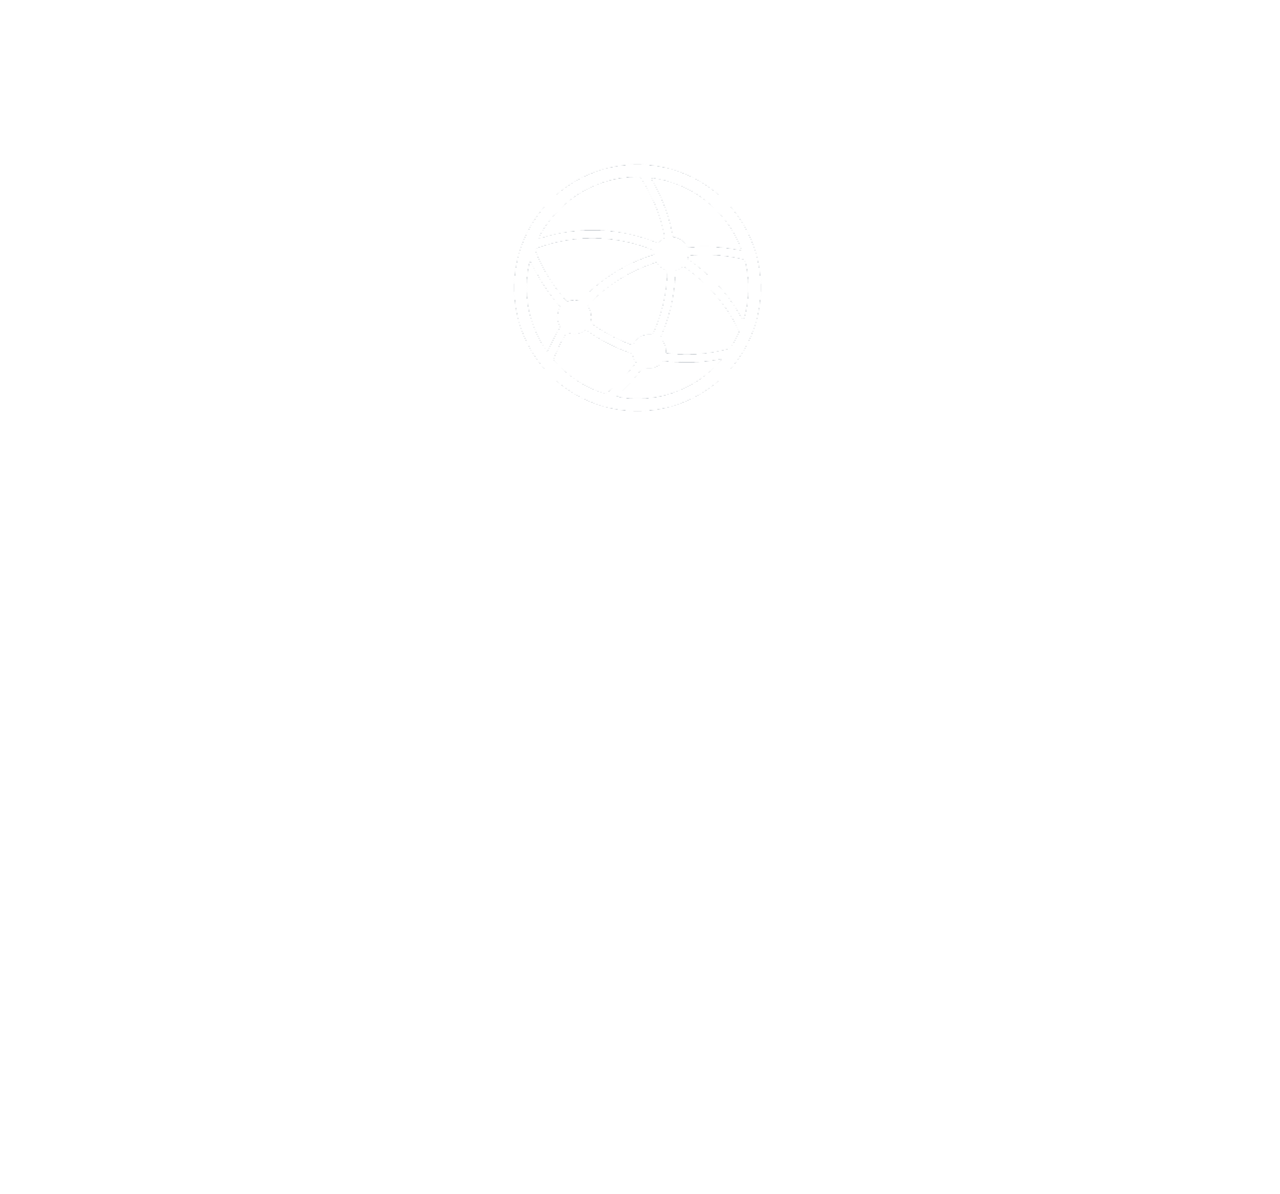
<file: index.html>
<!DOCTYPE HTML>
<html lang="en">
    <head> 
        <title>VIVASART DESIGN FESTIVAL</title>
		<meta charset="utf-8" />
		<meta name="color-scheme" content="light only" />
		<meta name="description" content="VIVASART DESIGN FESTIVAL" />
		<meta property="og:type" content="website" />
		<link href="https://fonts.googleapis.com/css2?display=swap&family=Inter:ital,wght@0,400;1,400&family=Bai+Jamjuree:ital,wght@0,400;1,400" rel="stylesheet" type="text/css" />
		<link rel="stylesheet" href="stylesplash.css" />
    </head>
	<body>
		<div id="wrapper">
			<div id="main">
				<div class="inner">
					<div id="container01" class="container default full">
						<div class="wrapper">
							<div class="inner">
								<div id="image011" class="image" data-position="center">
									<span class="frame"><img src="images/image011.png" alt="" /></span>
								</div>
								<p id="text01" class="style1">VIVASART ASSOCIATION</p>
								<h1 id="text02">CONNECTION<br>COMMUNICATION,<br>& COMMUNITY.</h1>
								<p id="text03" class="style2">Be a Leader in the Arts!</p>
								<ul id="buttons01" class="buttons">
									<li>
										<a href="home.html" class="button n01">LEARN MORE!</a>
									</li>
								</ul>
								<p id="text04" class="style2">OCTOBER 2023</p>
							</div>
						</div>
					</div>
				</div>
			</div>
		</div>
	</body>
</html>
</file>
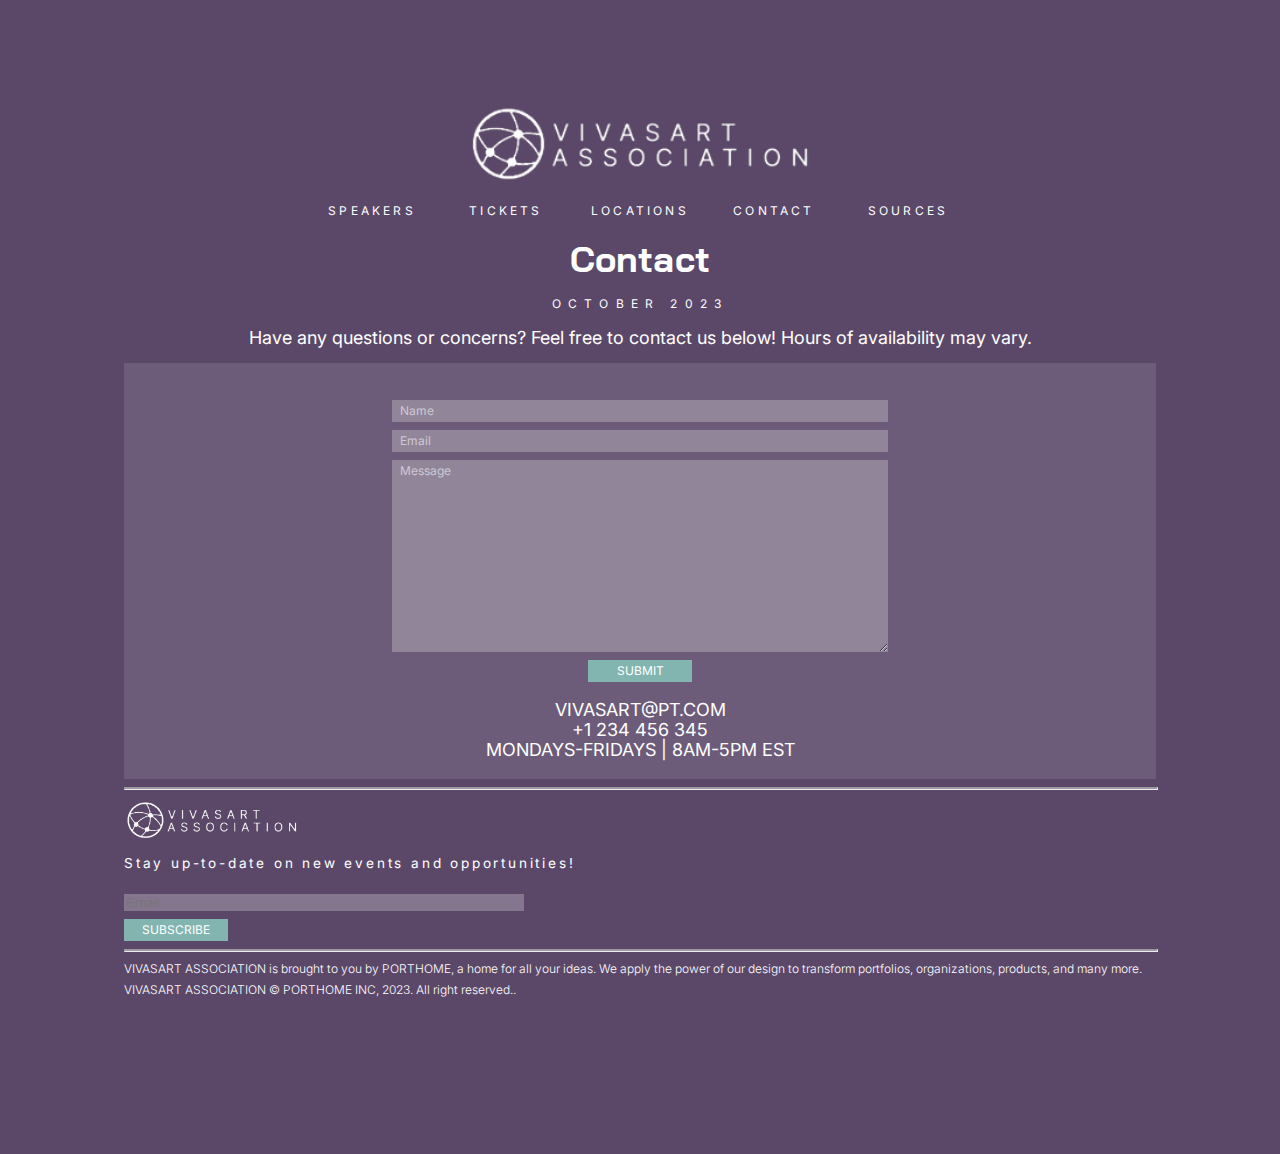
<file: contact.html>
TYPE HTML>
<html lang="en">
    <head> 
        <title>VIVASART DESIGN FESTIVAL | CONTACTS</title>
		<meta charset="utf-8" />
		<meta name="color-scheme" content="light only" />
		<meta name="description" content="VIVASART DESIGN FESTIVAL" />
		<meta property="og:type" content="website" />
		<link href="https://fonts.googleapis.com/css2?display=swap&family=Inter:ital,wght@0,300;0,400;0,500;0,600;1,300;1,400;1,500;1,600&family=Bai+Jamjuree:ital,wght@0,700;1,700" rel="stylesheet" type="text/css" />
		<link rel="stylesheet" href="style.css" />
    </head>
    <body>
        <div id="wrapper">
            <div id="main">
                <div class="inner">
                    <div id="container1" class="style3 container default full">
                        <div class="wrapper">
                            <div class="inner">
                                <div>
                                    <a href="home.html" class="frame"><img src="images/image01.png" width="349" height="85"/></a>
                                    <ul id="buttons01" class="style1 buttons">
                                     <li>
                                        <a href="speakers.html" class="button n01">speakers</a>
                                     </li><li>
										<a href="tickets.html" class="button n01">tickets</a>
									</li><li>
										<a href="location.html" class="button n01">locations</a>
									</li><li>
										<a href="contact.html" class="button n01">contact</a>
									</li><li>
										<a href="sources.html" class="button n01">Sources</a>
									</li>
                                    </ul>
                                </div>
                            </div>
                        </div>
                    </div>
					<div id="container02" class="style3 container default full">
						<div class="wrapper">
							<div class="inner">
								<h1 id="text01" class="style7">Contact</h1>
								<p id="text01" class="style3">OCTOBER 2023</p>
								<h2 id="text01" class="style6">Have any questions or concerns? Feel free to contact us below! Hours of availability may vary.</h2>
							</div>
						</div>
					</div>
					<div id="container01" class="container default full">
						<div class="wrapper">
							<div class="inner">
								<h2 id="text01" class="style9" style="color:rgba(0, 0, 0, 0)">Have any questions or concerns? Feel free to contact us below! Hours of availability may vary.</h2>
							</div>
						</div>
					</div>
					<div id="container01" class="container default full">
						<div class="wrapper">
							<div class="inner">
								<form id="form02" method="post" action="#">
									<div class="inner">
										<div class="field">
											<input type="text" name="name" id="form02-name" placeholder="Name" maxlength="128" required />
										</div>
										<div class="field">
											<input type="email" name="email" id="form02-email" placeholder="Email" maxlength="128" required />
										</div>
										<div class="field">
											<textarea data-gramm_editor="false" name="message" id="form02-message" placeholder="Message" maxlength="16384" required></textarea>
										</div>
										<div class="actions">
											<button type="submit">Submit</button>
										</div>
									</div>
									<input type="hidden" name="id" value="form02" />
								</form>
								<p id="text01" class="style6">VIVASART@PT.COM<br />+1 234 456 345<br />MONDAYS-FRIDAYS | 8AM-5PM EST</p>
							</div>
						</div>
					</div>
					<div id="container1" class="style3 container default full">
                        <div class="wrapper">
                            <div class="inner">
                                <hr id="divider01" class="full">
                                <div id="image02" class="image" data-position="center">
                                    <span class="frame"><img src="images/image02.png" width="269" height="43"></span>
                                </div>
                                <p id="text06" class="style8">Stay up-to-date on new events and opportunities!</p>
                                <form id="form01" method="post">
									<div class="inner">
										<div class="field">
											<input type="email" name="email" id="form01-email" placeholder="Email" maxlength="128" required />
										</div>
										<div class="actions">
											<button type="submit">Subscribe</button>
										</div>
									</div>
									<input type="hidden" name="id" value="form01" />
								</form>
								<hr id="divider01" class="full">
								<p id="text01" class="style9">VIVASART ASSOCIATION is brought to you by PORTHOME, a home for all your ideas. We apply the power of our design to transform portfolios, organizations, products, and many more.</p>
								<p id="text01" class="style9">VIVASART ASSOCIATION © PORTHOME INC, 2023. All right reserved..</p>
                                </div>
                            </div>
                        </div>
                    </div>
				</div>
			</div>
		</div>
	</body>
</html>
</file>
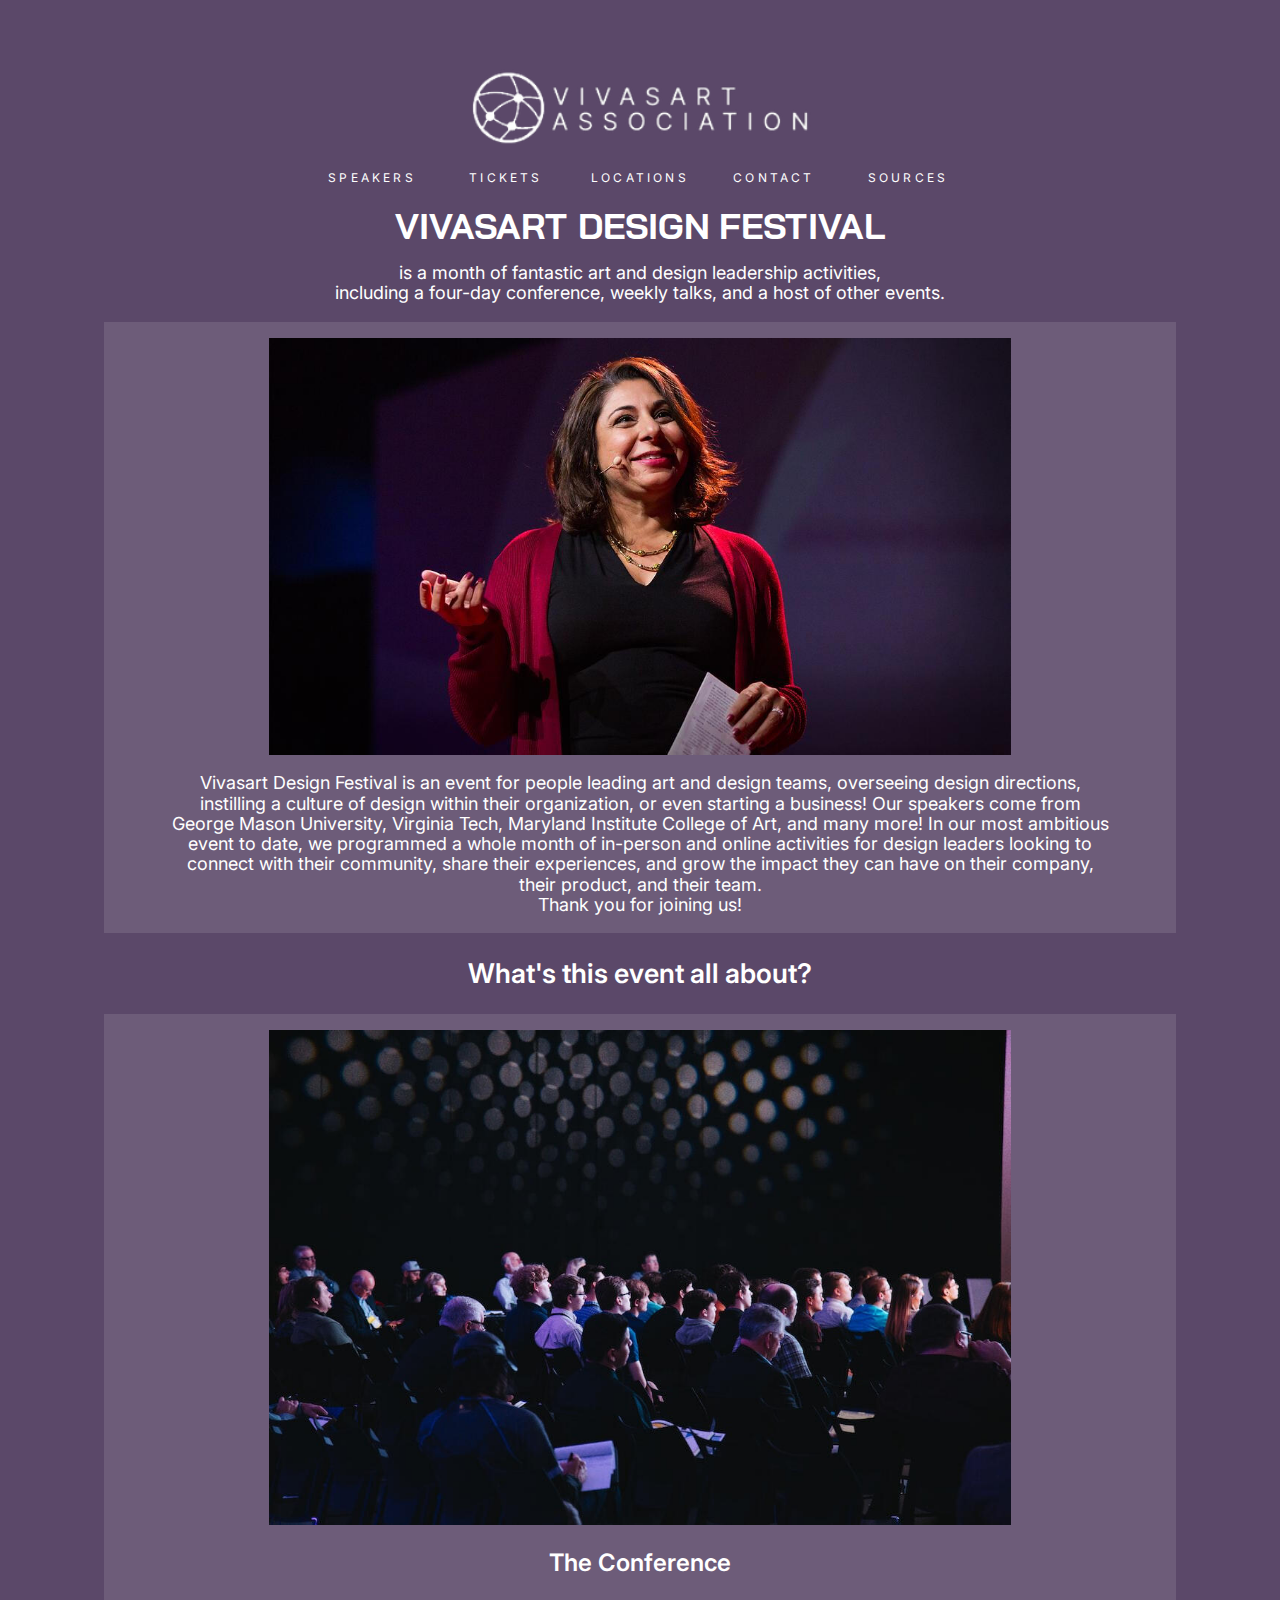
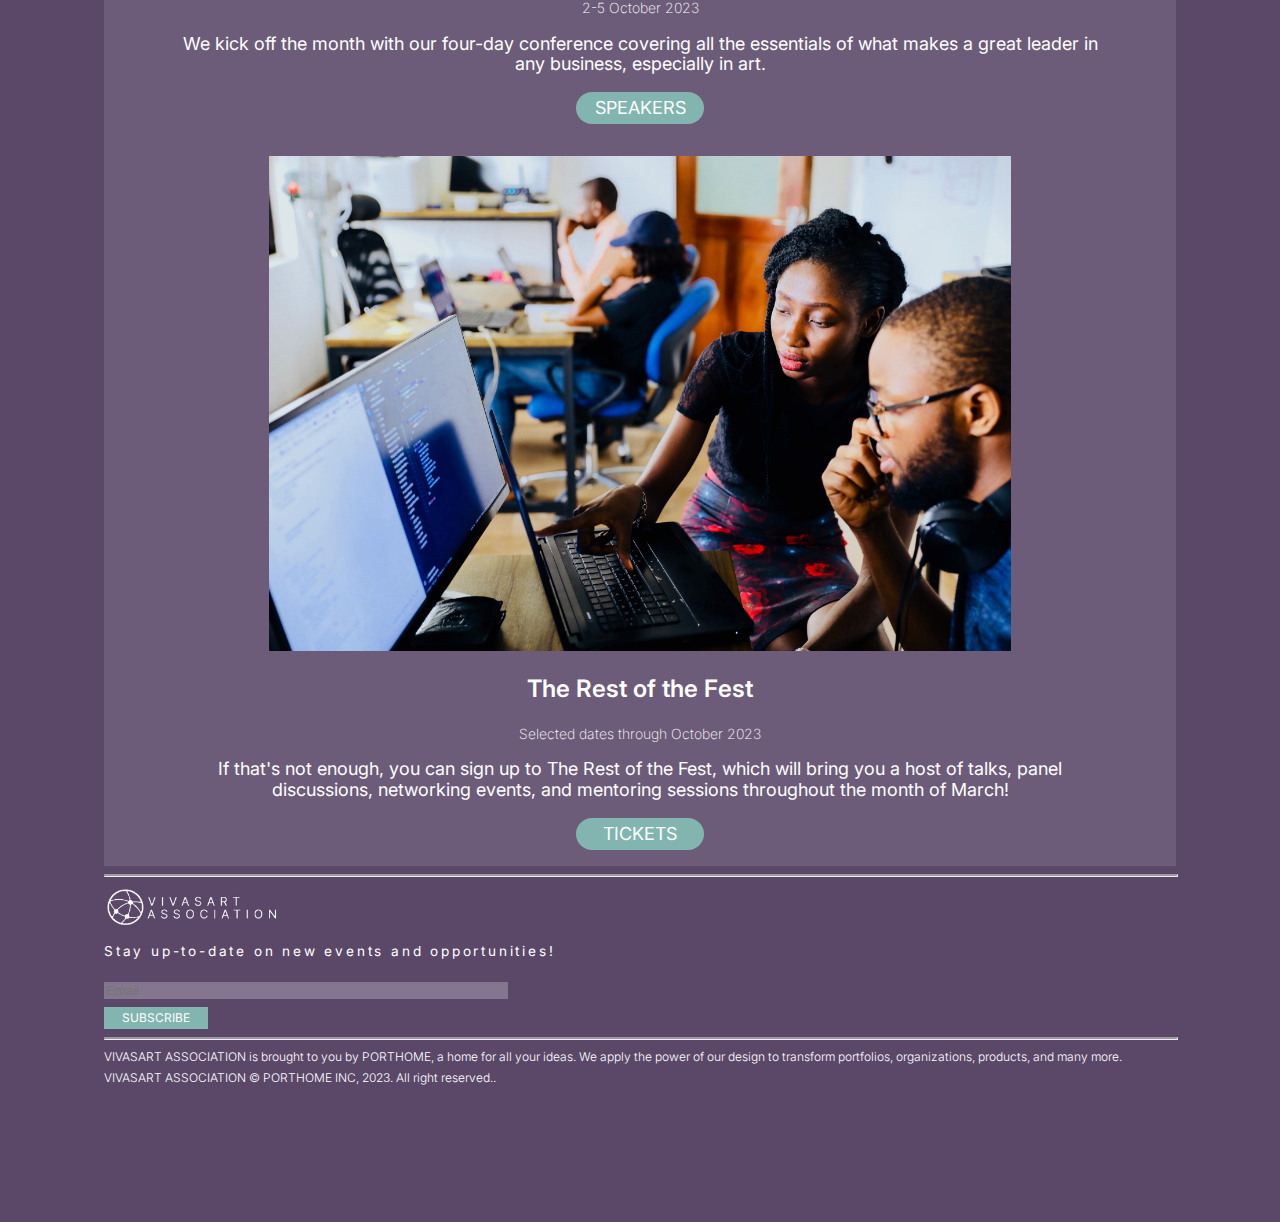
<file: home.html>
<!DOCTYPE HTML>
<html lang="en">
    <head> 
        <title>VIVASART DESIGN FESTIVAL | HOME</title>
		<meta charset="utf-8" />
		<meta name="color-scheme" content="light only" />
		<meta name="description" content="VIVASART DESIGN FESTIVAL" />
		<meta property="og:type" content="website" />
		<link href="https://fonts.googleapis.com/css2?display=swap&family=Inter:ital,wght@0,300;0,400;0,500;0,600;1,300;1,400;1,500;1,600&family=Bai+Jamjuree:ital,wght@0,700;1,700" rel="stylesheet" type="text/css" />
		<link rel="stylesheet" href="style.css" />
    </head>
    <body>
        <div id="wrapper">
            <div id="main">
                <div class="inner">
                    <div id="container1" class="style3 container default full">
                        <div class="wrapper">
                            <div class="inner">
                                <div>
                                    <a href="home.html" class="frame"><img src="images/image01.png" width="349" height="85"/></a>
                                    <ul id="buttons01" class="style1 buttons">
                                     <li>
                                        <a href="speakers.html" class="button n01">speakers</a>
                                     </li><li>
										<a href="tickets.html" class="button n01">tickets</a>
									</li><li>
										<a href="location.html" class="button n01">locations</a>
									</li><li>
										<a href="contact.html" class="button n01">contact</a>
									</li><li>
										<a href="sources.html" class="button n01">Sources</a>
									</li>
                                    </ul>
                                </div>
                            </div>
                        </div>
                    </div>
                    <div id="container02" class="style3 container default full">
						<div class="wrapper">
							<div class="inner">
								<h1 id="text01" class="style7">VIVASART DESIGN FESTIVAL</h1>
                                
								<p id="text01" class="style6">is a month of fantastic art and design leadership activities,<br />including a four-day conference, weekly talks, and a host of other events.</p>
							</div>
						</div>
					</div>
					<div id="container01" class="container default full">
						<div class="wrapper">
							<div class="inner"> 
								<a href="https://www.ted.com/talks/julian_treasure_how_to_speak_so_that_people_want_to_listen" style="color:rgba(0, 0, 0, 0)">LAYOUT</a>
								<div>
									<div id="image03" class="image" data-position="center">
										<span class="frame"><img src="images/image15.jpg" /></span>
									</div>
								</div>
								<div>
									<p id="text01" class="style6">Vivasart Design Festival is an event for people leading art and design teams, overseeing design directions, instilling a culture of design within their organization, or even starting a business! Our speakers come from George Mason University, Virginia Tech, Maryland Institute College of Art, and many more! In our most ambitious event to date, we programmed a whole month of in-person and online activities for design leaders looking to connect with their community, share their experiences, and grow the impact they can have on their company, their product, and their team.<br>Thank you for joining us!</p>
								</div>
								
							</div>
						</div>
					</div>
					<p id="text076">What's this event all about?</p>
					
					<div id="container01" class="container default full">
						<div class="wrapper">
							<div class="inner">
								<a href="https://www.ted.com/talks/julian_treasure_how_to_speak_so_that_people_want_to_listen" style="color:rgba(0, 0, 0, 0)">LAYOUT</a>
								<div>
									<div id="image04" class="image" data-position="center">
										<span class="frame"><img src="images/image14.jpg"/></span>
									</div>
								</div>
								<div>
									<h3 id="text01" class="style10">The Conference</h3>
									<p id="text13">2-5 October 2023</p>
									<p id="text01" class="style6">We kick off the month with our four-day conference covering all the essentials of what makes a great leader in any business, especially in art.</p>
									<ul id="buttons01" class="style2 buttons">
										<li>
											<a href="#" class="button n01">SPEAKERS</a>
										</li>
									</ul>
								</div>
								
							</div>
						</div>
					</div>
					<div id="container01" class="container default full">
						<div class="wrapper">
							<div class="inner">
								<a href="https://www.ted.com/talks/julian_treasure_how_to_speak_so_that_people_want_to_listen" style="color:rgba(0, 0, 0, 0)">LAYOUT</a>
								<div>
									<div id="image04" class="image" data-position="center">
										<span class="frame"><img src="images/image16.jpg"/></span>
									</div>
								</div>
								<div>
									<h3 id="text01" class="style10">The Rest of the Fest</h3>
									<p id="text13">Selected dates through October 2023</p>
									<p id="text01" class="style6">If that's not enough, you can sign up to The Rest of the Fest, which will bring you a host of talks, panel discussions, networking events, and mentoring sessions throughout the month of March!</p>
									<ul id="buttons06" class="style2 buttons">
										<li>
											<a href="#" class="button n01">TICKETS</a>
										</li>
									</ul>
								</div>
							</div>
						</div>
					</div>
					<div id="container1" class="style3 container default full">
                        <div class="wrapper">
                            <div class="inner">
                                <hr id="divider01" class="full">
                                <div id="image02" class="image" data-position="center">
                                    <span class="frame"><img src="images/image02.png" width="269" height="43"></span>
                                </div>
                                <p id="text06" class="style8">Stay up-to-date on new events and opportunities!</p>
                                <form id="form01" method="post">
									<div class="inner">
										<div class="field">
											<input type="email" name="email" id="form01-email" placeholder="Email" maxlength="128" required />
										</div>
										<div class="actions">
											<button type="submit">Subscribe</button>
										</div>
									</div>
									<input type="hidden" name="id" value="form01" />
								</form>
								<hr id="divider01" class="full">
								<p id="text01" class="style9">VIVASART ASSOCIATION is brought to you by PORTHOME, a home for all your ideas. We apply the power of our design to transform portfolios, organizations, products, and many more.</p>
								<p id="text01" class="style9">VIVASART ASSOCIATION © PORTHOME INC, 2023. All right reserved..</p>
                                </div>
                            </div>
                        </div>
                    </div>
				</div>
			</div>
		</div>
	</body>
</html>
</file>
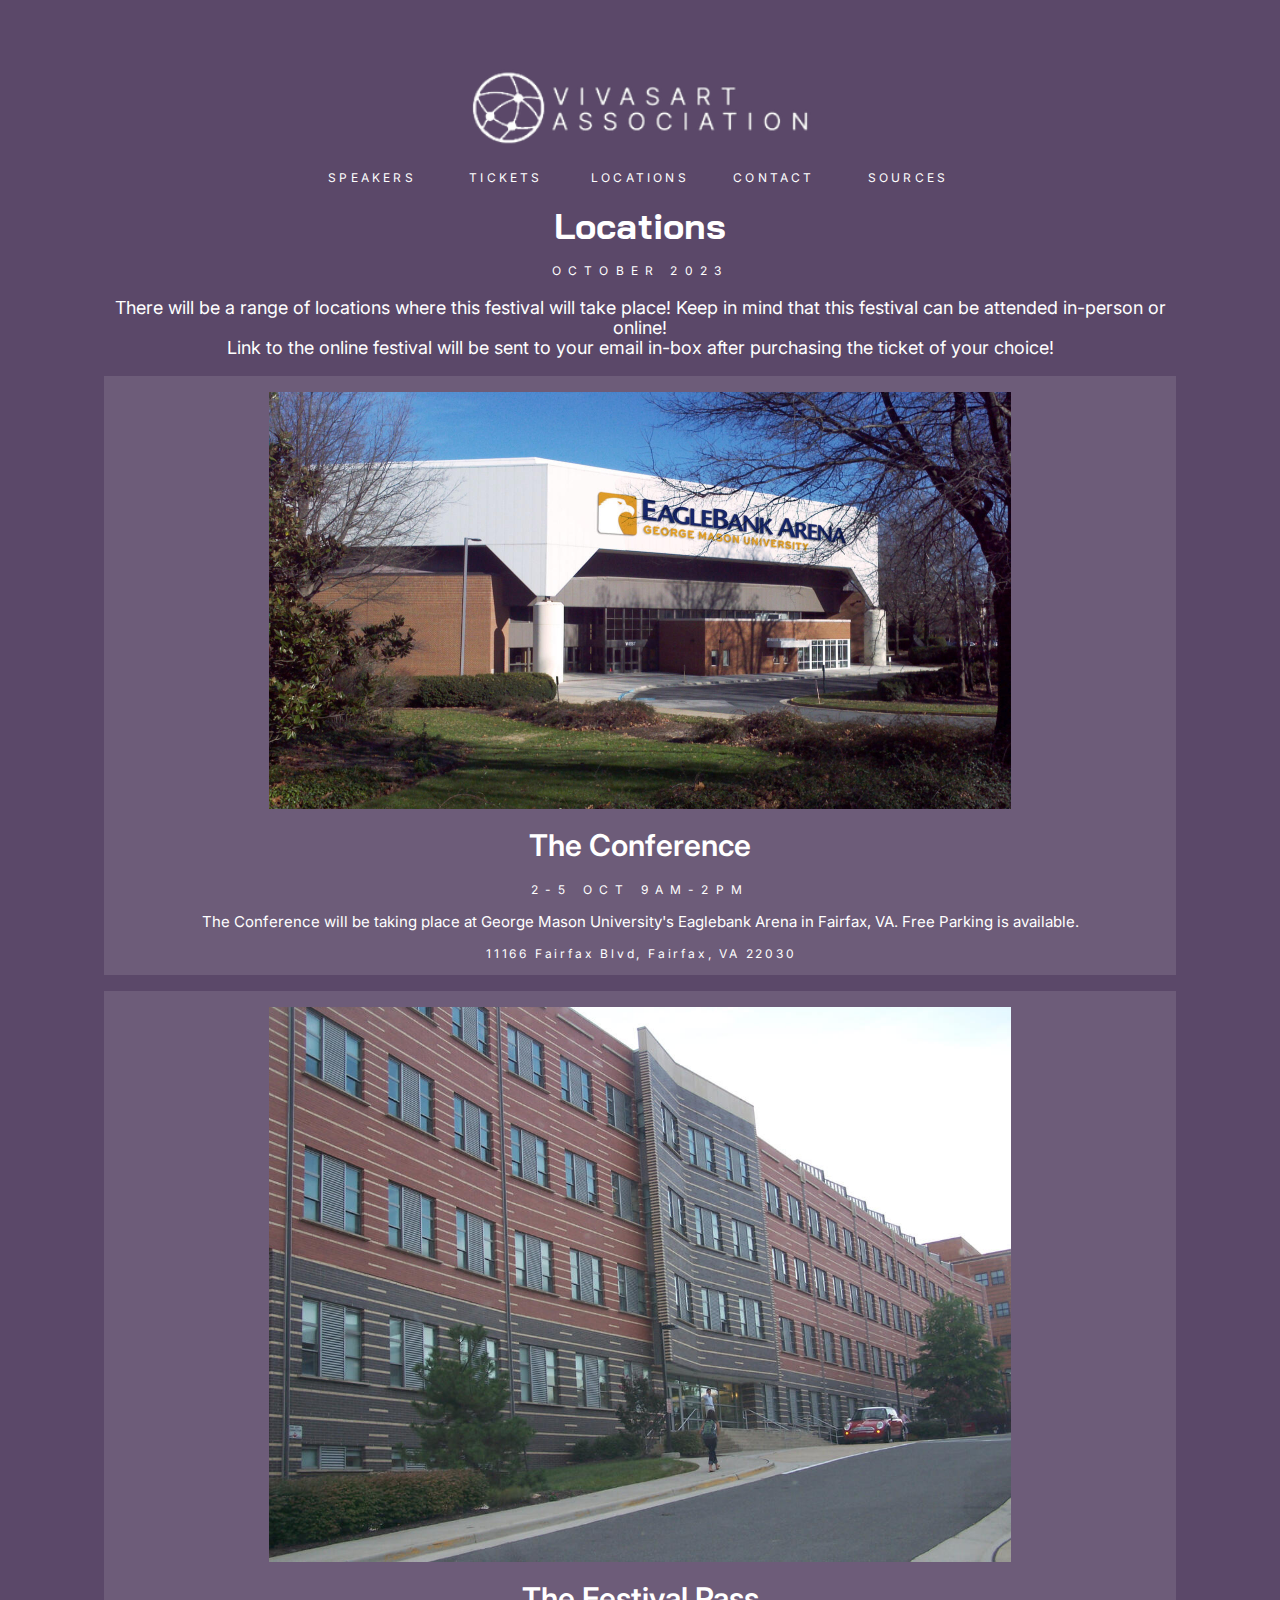
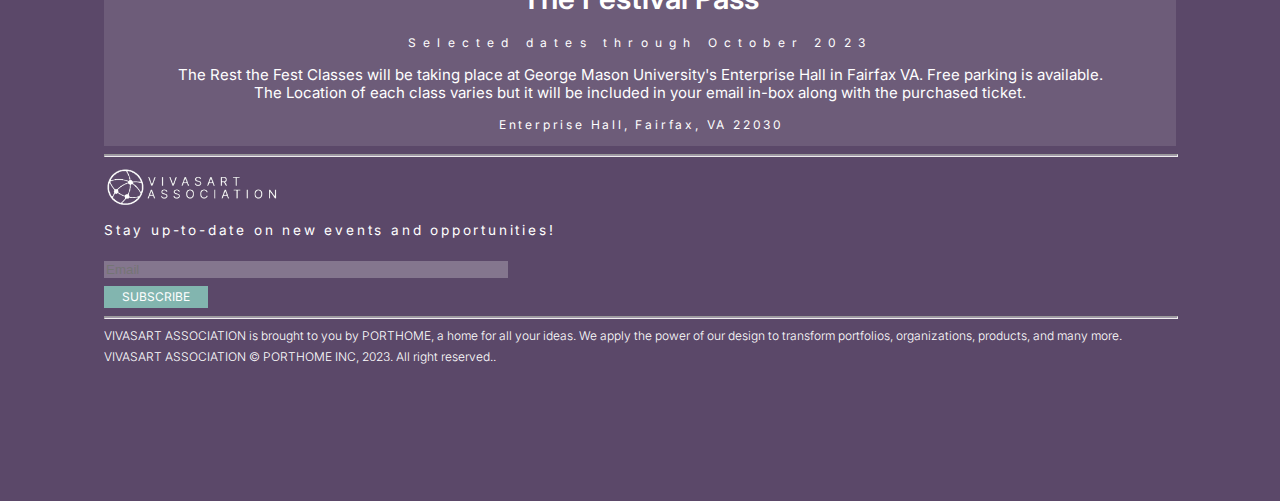
<file: location.html>
<!DOCTYPE HTML>
<html lang="en">
    <head> 
        <title>VIVASART DESIGN FESTIVAL | LOCATION</title>
		<meta charset="utf-8" />
		<meta name="color-scheme" content="light only" />
		<meta name="description" content="VIVASART DESIGN FESTIVAL" />
		<meta property="og:type" content="website" />
		<link href="https://fonts.googleapis.com/css2?display=swap&family=Inter:ital,wght@0,300;0,400;0,500;0,600;1,300;1,400;1,500;1,600&family=Bai+Jamjuree:ital,wght@0,700;1,700" rel="stylesheet" type="text/css" />
		<link rel="stylesheet" href="style.css" />
    </head>
    <body>
        <div id="wrapper">
            <div id="main">
                <div class="inner">
                    <div id="container1" class="style3 container default full">
                        <div class="wrapper">
                            <div class="inner">
                                <div>
                                    <a href="home.html" class="frame"><img src="images/image01.png" width="349" height="85"/></a>
                                    <ul id="buttons01" class="style1 buttons">
                                     <li>
                                        <a href="speakers.html" class="button n01">speakers</a>
                                     </li><li>
										<a href="tickets.html" class="button n01">tickets</a>
									</li><li>
										<a href="location.html" class="button n01">locations</a>
									</li><li>
										<a href="contact.html" class="button n01">contact</a>
									</li><li>
										<a href="sources.html" class="button n01">Sources</a>
									</li>
                                    </ul>
                                </div>
                            </div>
                        </div>
                    </div>
                    <div id="container02" class="style3 container default full">
						<div class="wrapper">
							<div class="inner">
								<h1 id="text01" class="style7">Locations</h1>
                                <p id="text01" class="style3">OCTOBER 2023</p>
								<p id="text01" class="style6">There will be a range of locations where this festival will take place! Keep in mind that this festival can be attended in-person or online!<br>
									 Link to the online festival will be sent to your email in-box after purchasing the ticket of your choice!</p>
							</div>
						</div>
					</div>
					<div id="container01" class="container default full">
						<div class="wrapper">
							<div class="inner">
								<a href="https://www.ted.com/talks/julian_treasure_how_to_speak_so_that_people_want_to_listen" style="color:rgba(0, 0, 0, 0)">LAYOUT</a>
								<div id="image03" class="image" data-position="center">
									<span class="frame"><img src="images/image03.jpg"/></span>
								</div>
								<h2 id="text01" class="style11">The Conference</h2>
								<p id="text04">2-5 OCT 9AM-2PM</p>
								<p id="text01" class="style12">The Conference will be taking place at George Mason University's Eaglebank Arena in Fairfax, VA. Free Parking is available.</p>
								<p id="text05">11166 Fairfax Blvd, Fairfax, VA 22030</p>
							</div>
						</div>
					</div>
					<a href="https://www.ted.com/talks/julian_treasure_how_to_speak_so_that_people_want_to_listen" style="color:rgba(0, 0, 0, 0)">LAYOUT</a>
					<div id="container01" class="container default full">
						<div class="wrapper">
							<div class="inner">
								<a href="https://www.ted.com/talks/julian_treasure_how_to_speak_so_that_people_want_to_listen" style="color:rgba(0, 0, 0, 0)">LAYOUT</a>
								<div id="image04" class="image" data-position="center">
									<span class="frame"><img src="images/image04.jpg"/></span>
								</div>
								<h2 id="text01" class="style11">The Festival Pass</h2>
								<p id="text04">Selected dates through October 2023</p>
								<p id="text01" class="style12">The Rest the Fest Classes will be taking place at George Mason University's Enterprise Hall in Fairfax VA. Free parking is available. The Location of each class varies but it will be included in your email in-box along with the purchased ticket.</p>
								<p id="text05">Enterprise Hall, Fairfax, VA 22030</p>
							</div>
						</div>
					</div>
					<div id="container1" class="style3 container default full">
                        <div class="wrapper">
                            <div class="inner">
                                <hr id="divider01" class="full">
                                <div id="image02" class="image" data-position="center">
                                    <span class="frame"><img src="images/image02.png" width="269" height="43"></span>
                                </div>
                                <p id="text06" class="style8">Stay up-to-date on new events and opportunities!</p>
                                <form id="form01" method="post">
									<div class="inner">
										<div class="field">
											<input type="email" name="email" id="form01-email" placeholder="Email" maxlength="128" required />
										</div>
										<div class="actions">
											<button type="submit">Subscribe</button>
										</div>
									</div>
									<input type="hidden" name="id" value="form01" />
								</form>
								<hr id="divider01" class="full">
								<p id="text01" class="style9">VIVASART ASSOCIATION is brought to you by PORTHOME, a home for all your ideas. We apply the power of our design to transform portfolios, organizations, products, and many more.</p>
								<p id="text01" class="style9">VIVASART ASSOCIATION © PORTHOME INC, 2023. All right reserved..</p>
                                </div>
                            </div>
                        </div>
                    </div>
				</div>
			</div>
		</div>
	</body>
</html>
</file>
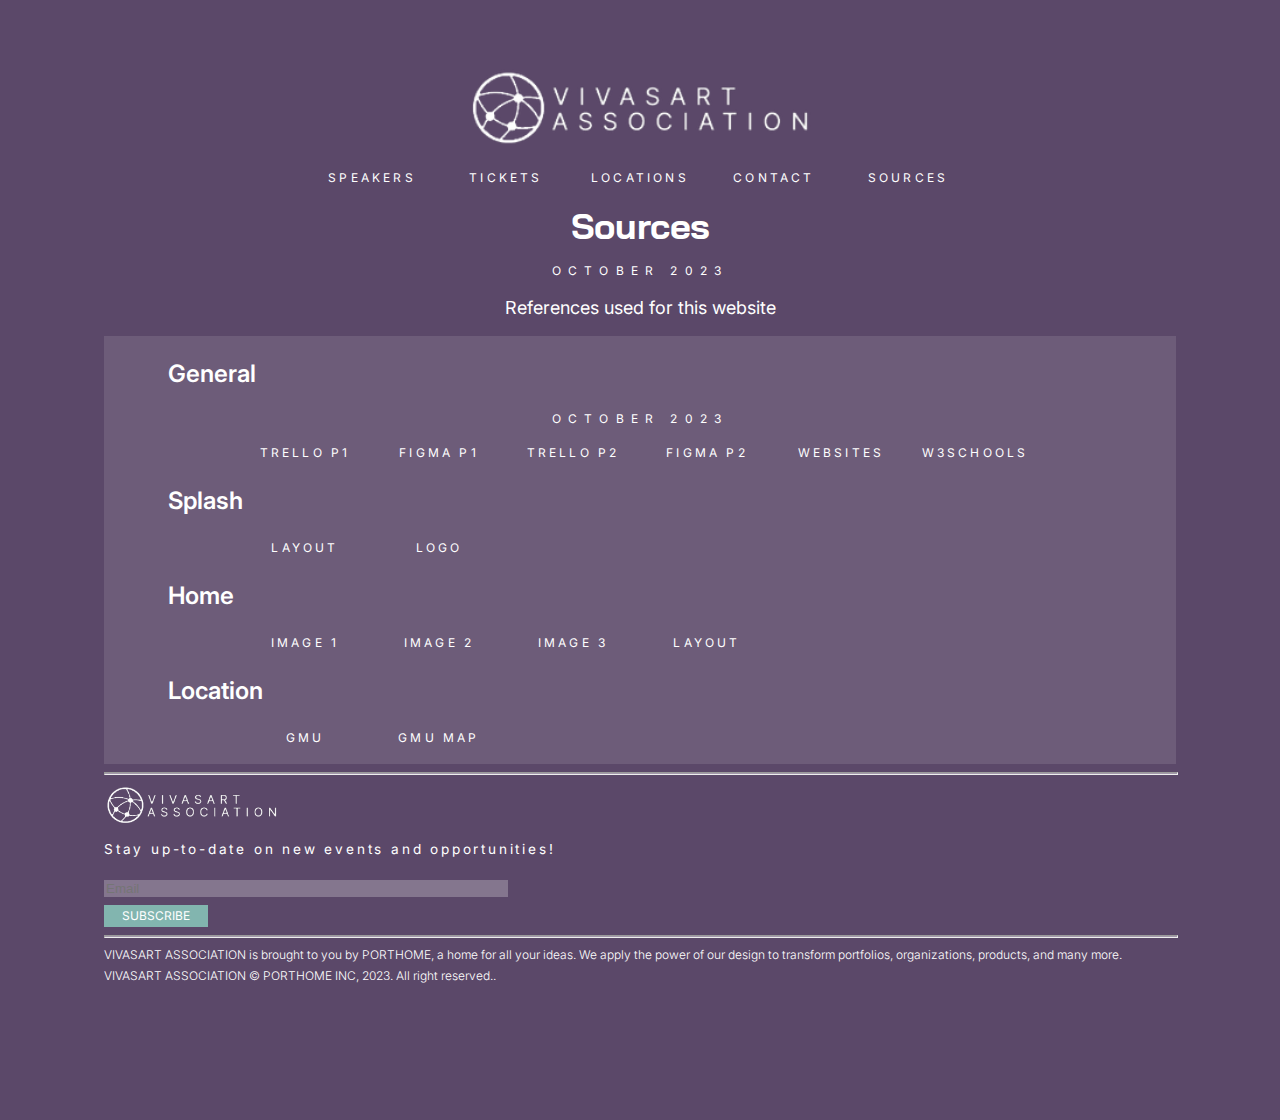
<file: sources.html>
<!DOCTYPE HTML>
<html lang="en">
    <head> 
        <title>VIVASART DESIGN FESTIVAL | SOURCES</title>
		<meta charset="utf-8" />
		<meta name="color-scheme" content="light only" />
		<meta name="description" content="VIVASART DESIGN FESTIVAL" />
		<meta property="og:type" content="website" />
		<link href="https://fonts.googleapis.com/css2?display=swap&family=Inter:ital,wght@0,300;0,400;0,500;0,600;1,300;1,400;1,500;1,600&family=Bai+Jamjuree:ital,wght@0,700;1,700" rel="stylesheet" type="text/css" />
		<link rel="stylesheet" href="style.css" />
    </head>
    <body>
        <div id="wrapper">
            <div id="main">
                <div class="inner">
                    <div id="container1" class="style3 container default full">
                        <div class="wrapper">
                            <div class="inner">
                                <div>
                                    <a href="home.html" class="frame"><img src="images/image01.png" width="349" height="85"/></a>
                                    <ul id="buttons01" class="style1 buttons">
                                     <li>
                                        <a href="speakers.html" class="button n01">speakers</a>
                                     </li><li>
										<a href="tickets.html" class="button n01">tickets</a>
									</li><li>
										<a href="location.html" class="button n01">locations</a>
									</li><li>
										<a href="contact.html" class="button n01">contact</a>
									</li><li>
										<a href="sources.html" class="button n01">Sources</a>
									</li>
                                    </ul>
                                </div>
                            </div>
                        </div>
                    </div>
                    <div id="container02" class="style3 container default full">
                        <div class="wrapper">
                            <div class="inner">
                                <h1 id="text01" class="style7">Sources</h1>
                                <p id="text01" class="style3">OCTOBER 2023</p>
                                <p id="text01" class="style6">References used for this website</p>
                            </div>
                        </div>
                    </div>
                    <div id="container01" class="container default full">
                        <div class="wrapper">
                            <div class="inner">
                                <p id="text033">General</p>
                                <p id="text01" class="style3">OCTOBER 2023</p>
                                <ul id="buttons01" class="style1 buttons">
                                    <li>
										<a href="https://trello.com/b/kdeNosEL/project-1-tracksheet" class="button n01">Trello P1</a>
									</li><li>
										<a href="https://www.figma.com/file/d38QjQXfJVdZadTl6PnKnH/Project-1-Prototype?type=design&node-id=0-1&mode=design&t=3Unvdxy55oHeZ7az-0" class="button n01">FIGMA P1</a>
									</li><li>
										<a href="https://trello.com/b/BQ62Axy4/project-2-tracksheet"class="button n01">Trello P2</a>
									</li><li>
										<a href="https://www.figma.com/file/KSvLtt4I7idEaeZrVQLltO/Project-2-Prototype?type=design&mode=design&t=P9onzQXXvgQc6TmF-0"class="button n01">FIGMA P2</a>
									</li><li>
										<a href="https://blog.hubspot.com/marketing/conference-website" class="button n01">Websites</a>
									</li><li>
										<a href="https://www.w3schools.com/" class="button n01">W3schools</a>
									</li>
                                </ul>
                                <p id="text033">Splash</p>
                                <ul id="buttons01" class="style1 buttons">
                                    <li>
										<a href="https://www.ted.com/talks/julian_treasure_how_to_speak_so_that_people_want_to_listen" class="button n01">LAYOUT</a>
									</li><li>
										<a href="https://www.123rf.com/free-vector_77181839_global-connection-icon.html"class="button n01">Logo</a>
									</li>
                                    <li>
										<a href="https://www.ted.com/talks/julian_treasure_how_to_speak_so_that_people_want_to_listen" style="color:rgba(0, 0, 0, 0)">LAYOUT</a>
									</li><li>
                                        <a href="https://www.ted.com/talks/julian_treasure_how_to_speak_so_that_people_want_to_listen" style="color:rgba(0, 0, 0, 0)">LAYOUT</a>
                                    </li><li>
                                        <a href="https://www.ted.com/talks/julian_treasure_how_to_speak_so_that_people_want_to_listen" style="color:rgba(0, 0, 0, 0)">LAYOUT</a>
                                    </li><li>
                                        <a href="https://www.ted.com/talks/julian_treasure_how_to_speak_so_that_people_want_to_listen" style="color:rgba(0, 0, 0, 0)">LAYOUT</a>
                                    </li>
                                </ul>
                                <p id="text033">Home</p>
                                <ul id="buttons01" class="style1 buttons">
                                    <li>
										<a href="https://www.ted.com/talks/dolly_chugh_how_to_let_go_of_being_a_good_person_and_become_a_better_person"class="button n01">Image 1</a>
									</li><li>
										<a href="https://unsplash.com/photos/F2KRf_QfCqw" class="button n01">Image 2</a>
									</li>
                                    <li>
										<a href="https://unsplash.com/photos/IgUR1iX0mqM" class="button n01">Image 3</a>
									</li><li>
                                        <a href="https://leadingdesign.com/conferences/festival-2021"class="button n01">Layout</a>
                                    </li><li>
                                        <a href="https://www.ted.com/talks/julian_treasure_how_to_speak_so_that_people_want_to_listen" style="color:rgba(0, 0, 0, 0)">LAYOUT</a>
                                    </li><li>
                                        <a href="https://www.ted.com/talks/julian_treasure_how_to_speak_so_that_people_want_to_listen" style="color:rgba(0, 0, 0, 0)">LAYOUT</a>
                                    </li>
                                </ul>
                                <p id="text033">Location</p>
                                <ul id="buttons01" class="style1 buttons">
                                    <li>
										<a href="https://www.eaglebankarena.com/article/maps-directions" class="button n01">GMU</a>
									</li><li>
										<a href="https://stearnscenter.gmu.edu/knowledge-center/general-teaching-resources/classroom-guide/enterprise-hall-80/" class="button n01">GMU MAP</a>
									</li>
                                    <li>
										<a href="https://unsplash.com/photos/IgUR1iX0mqM" style="color:rgba(0, 0, 0, 0)">Image 3</a>
									</li><li>
                                        <a href="https://leadingdesign.com/conferences/festival-2021"style="color:rgba(0, 0, 0, 0)">Layout</a>
                                    </li><li>
                                        <a href="https://www.ted.com/talks/julian_treasure_how_to_speak_so_that_people_want_to_listen" style="color:rgba(0, 0, 0, 0)">LAYOUT</a>
                                    </li><li>
                                        <a href="https://www.ted.com/talks/julian_treasure_how_to_speak_so_that_people_want_to_listen" style="color:rgba(0, 0, 0, 0)">LAYOUT</a>
                                    </li>
                                </ul>
                            </div>
                        </div>
                    </div>
                    <div id="container1" class="style3 container default full">
                        <div class="wrapper">
                            <div class="inner">
                                <hr id="divider01" class="full">
                                <div id="image02" class="image" data-position="center">
                                    <span class="frame"><img src="images/image02.png" width="269" height="43"></span>
                                </div>
                                <p id="text06" class="style8">Stay up-to-date on new events and opportunities!</p>
                                <form id="form01" method="post">
									<div class="inner">
										<div class="field">
											<input type="email" name="email" id="form01-email" placeholder="Email" maxlength="128" required />
										</div>
										<div class="actions">
											<button type="submit">Subscribe</button>
										</div>
									</div>
									<input type="hidden" name="id" value="form01" />
								</form>
								<hr id="divider01" class="full">
								<p id="text01" class="style9">VIVASART ASSOCIATION is brought to you by PORTHOME, a home for all your ideas. We apply the power of our design to transform portfolios, organizations, products, and many more.</p>
								<p id="text01" class="style9">VIVASART ASSOCIATION © PORTHOME INC, 2023. All right reserved..</p>
                                </div>
                            </div>
                        </div>
                    </div>
                </div>
            </div>
        </div>
    </body>
</html>
</file>
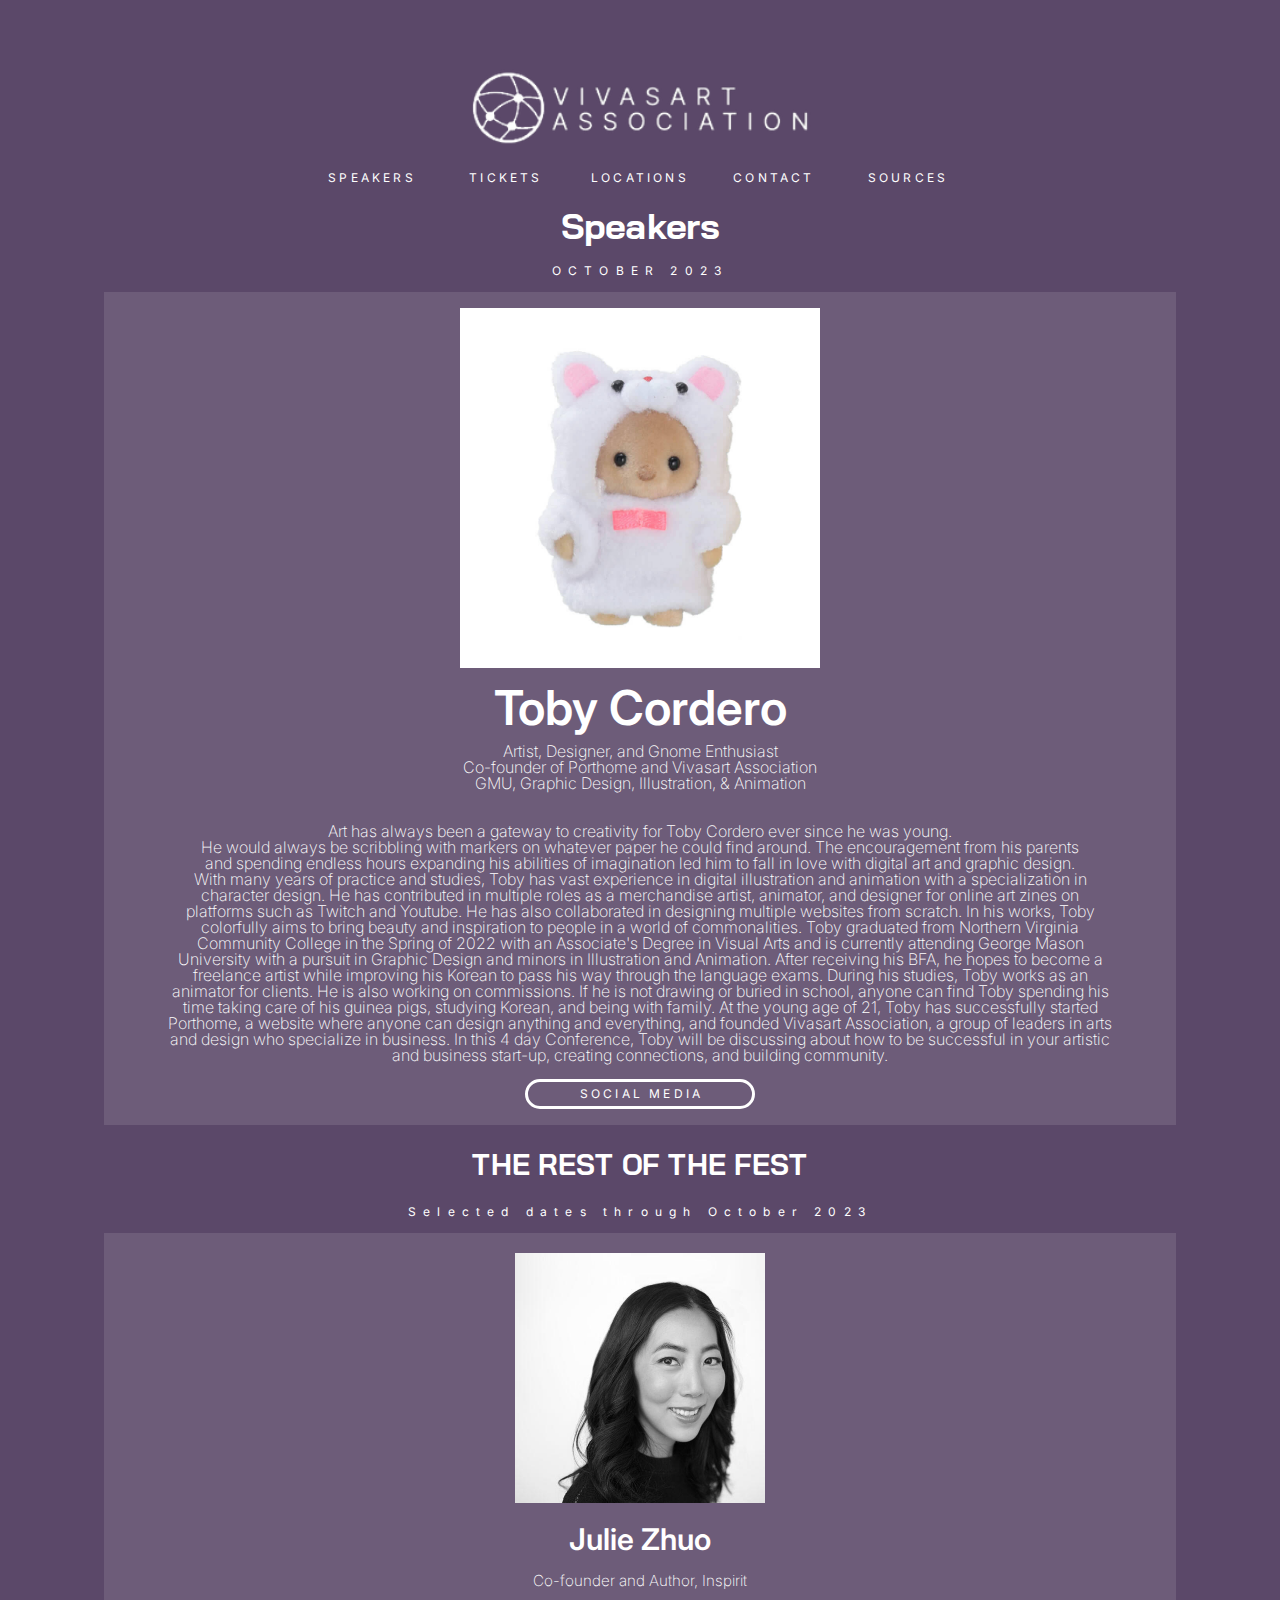
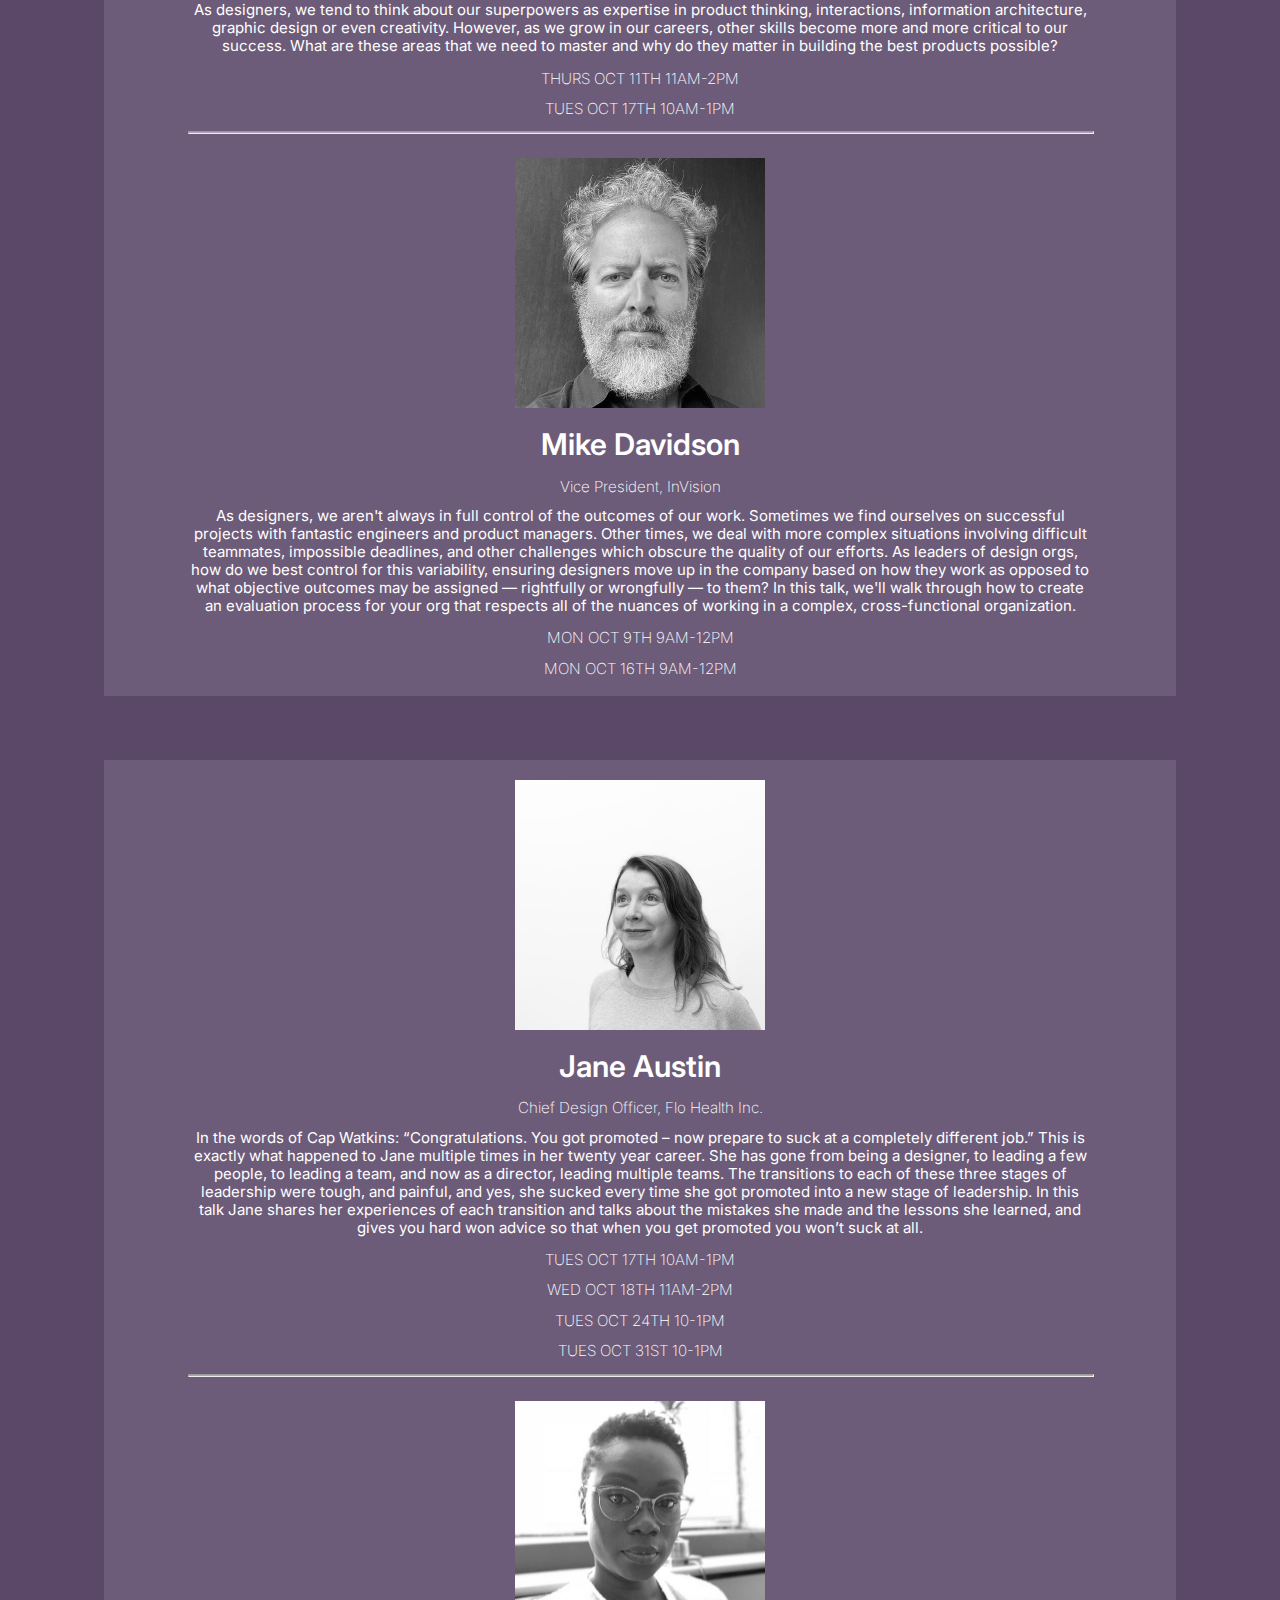
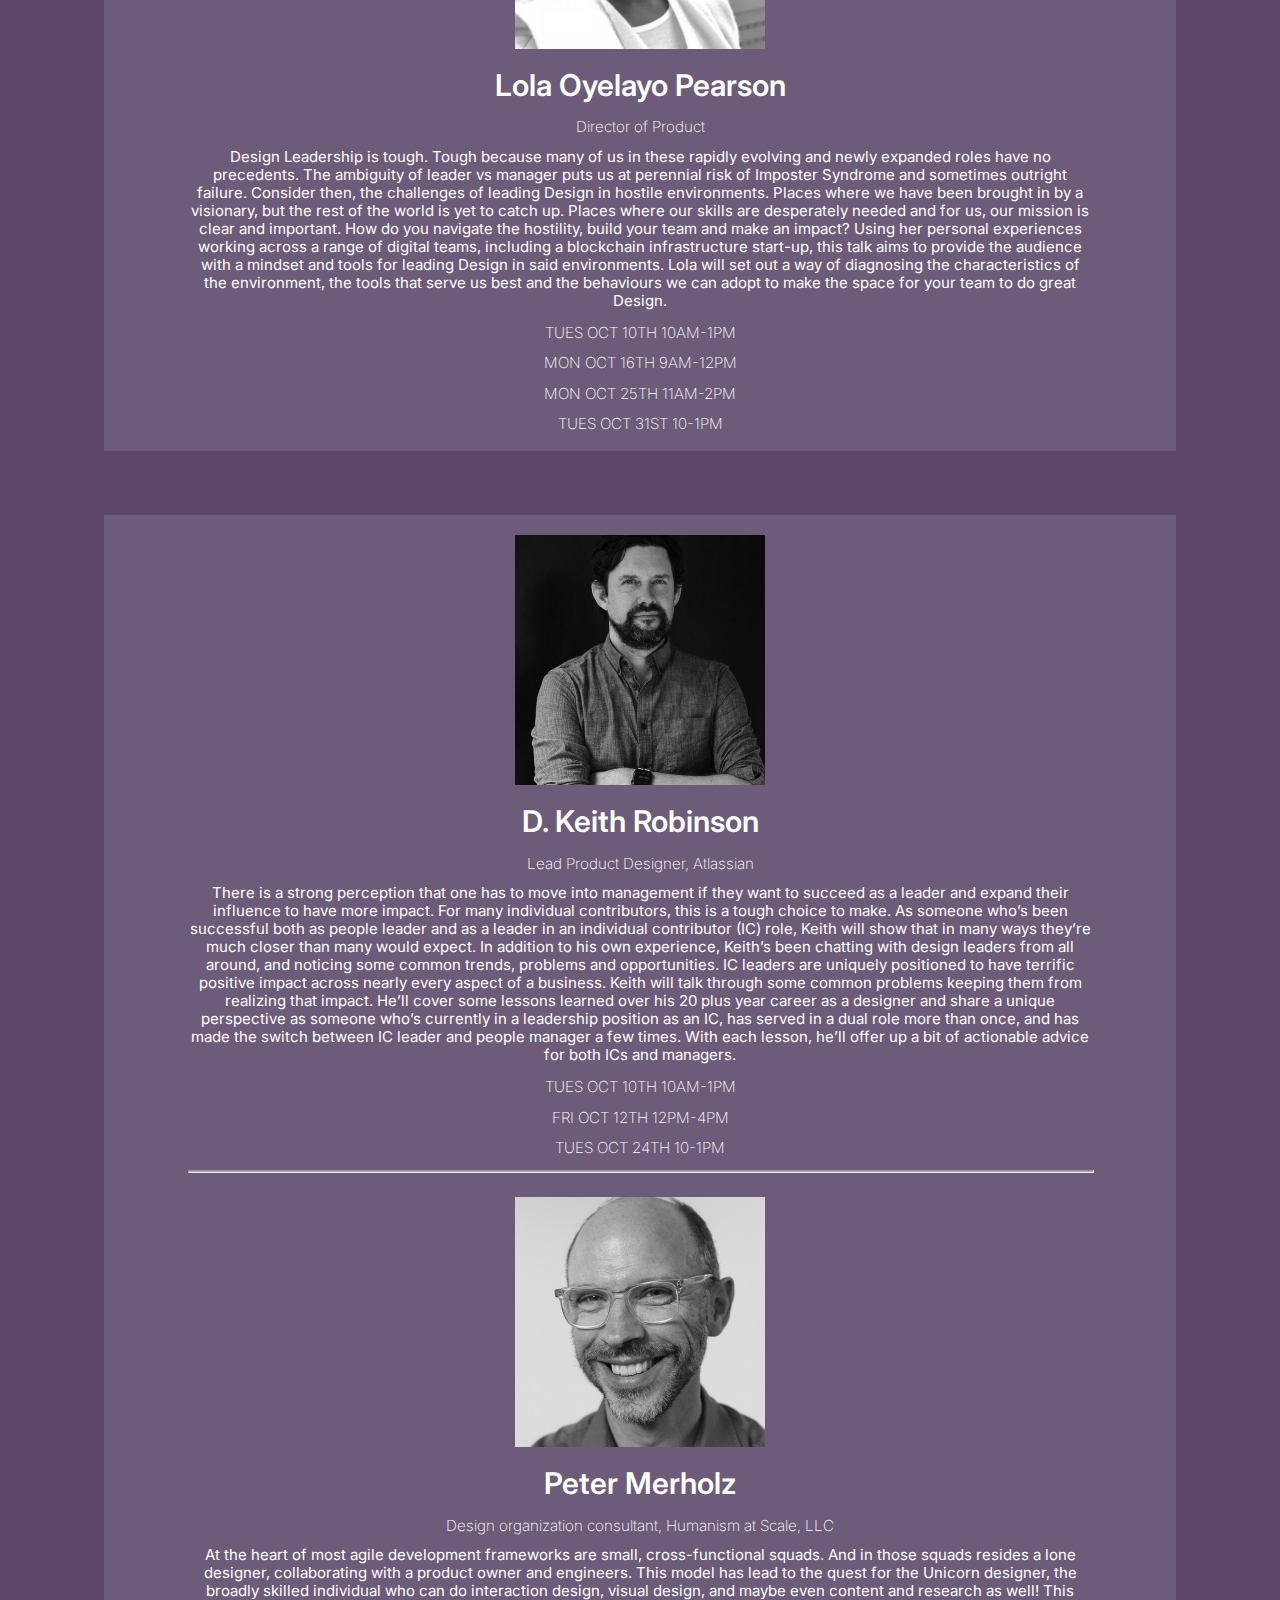
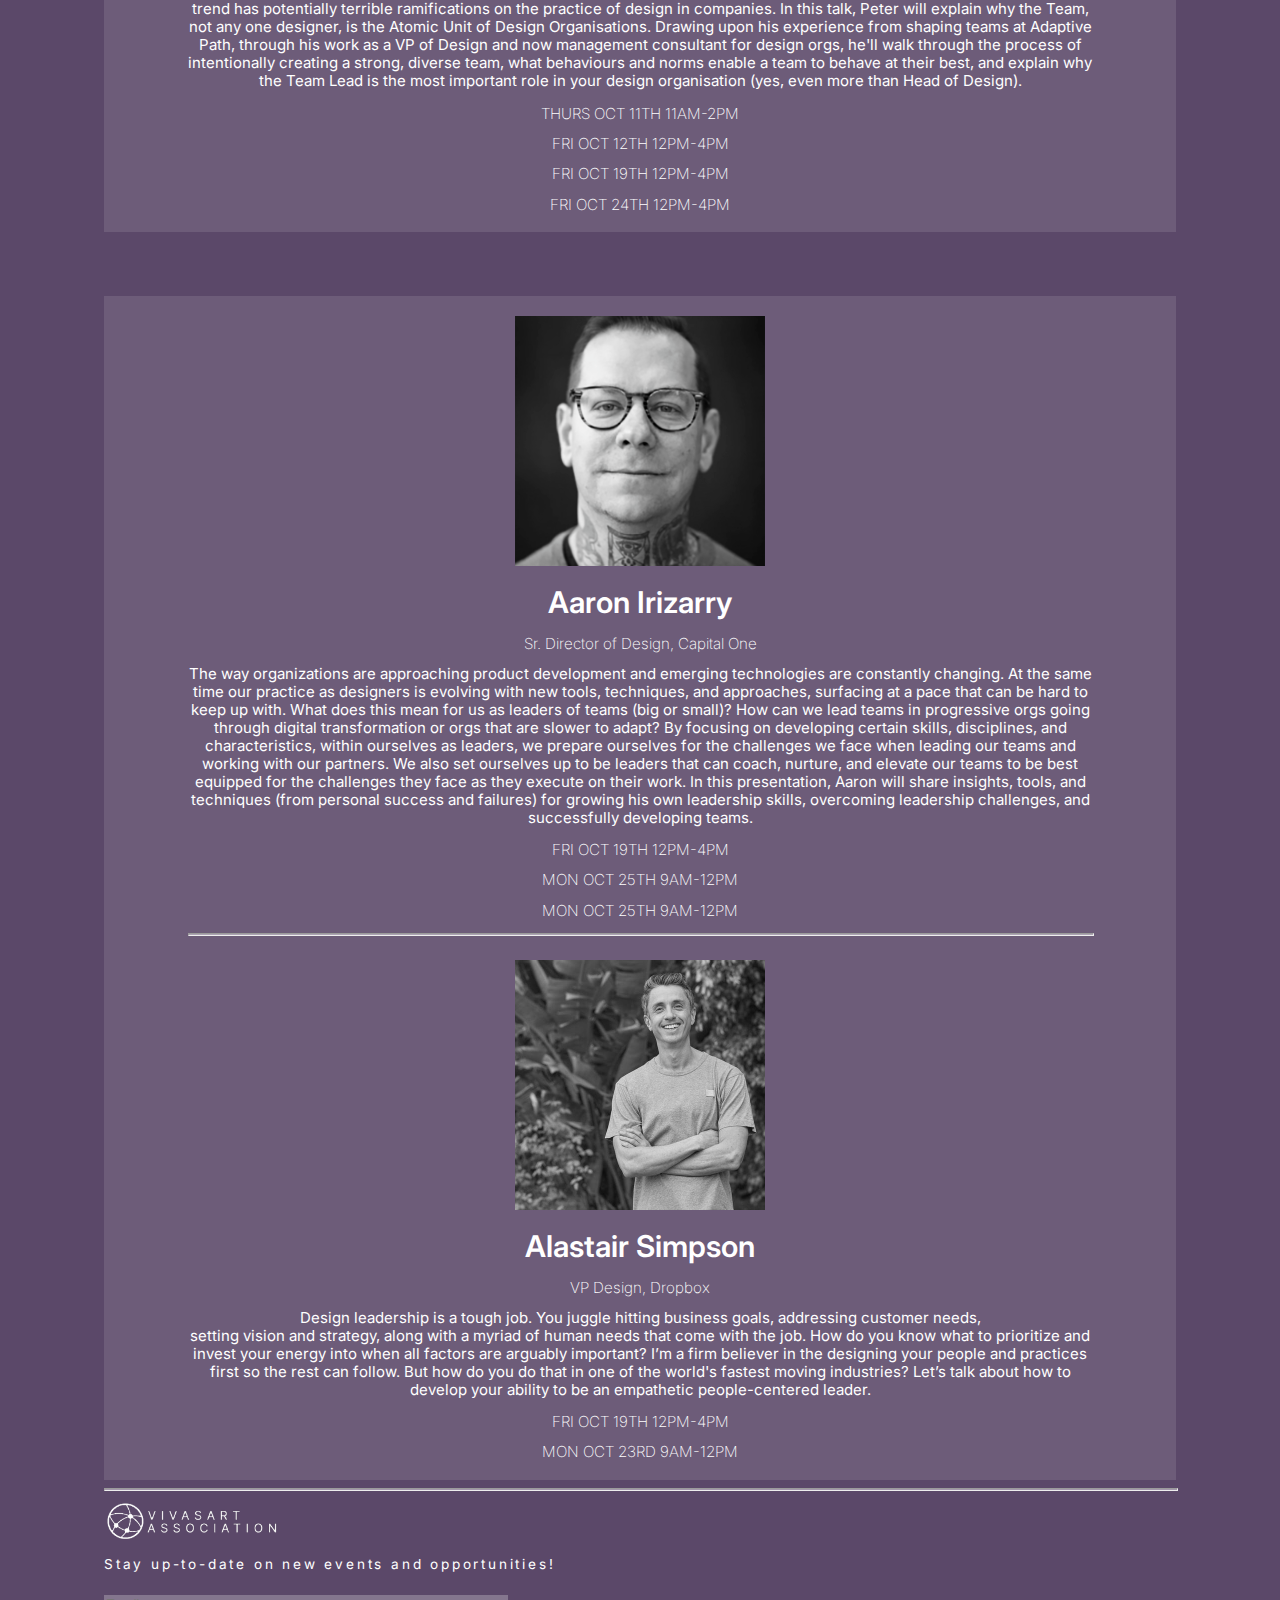
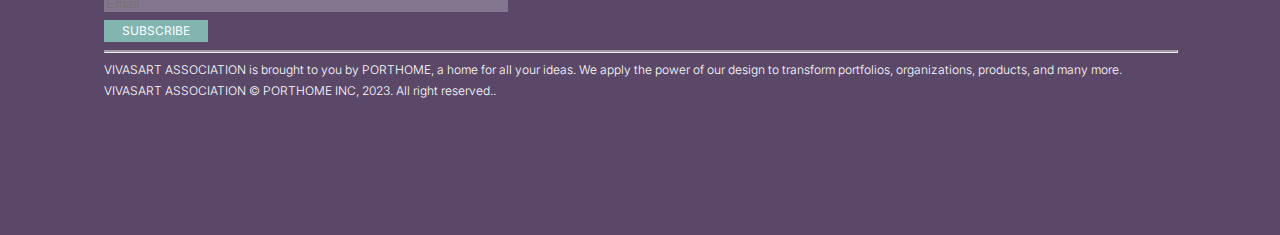
<file: speakers.html>
<!DOCTYPE HTML>
<html lang="en">
    <head> 
        <title>VIVASART DESIGN FESTIVAL | SPEAKERS</title>
		<meta charset="utf-8" />
		<meta name="color-scheme" content="light only" />
		<meta name="description" content="VIVASART DESIGN FESTIVAL" />
		<meta property="og:type" content="website" />
		<link href="https://fonts.googleapis.com/css2?display=swap&family=Inter:ital,wght@0,300;0,400;0,500;0,600;1,300;1,400;1,500;1,600&family=Bai+Jamjuree:ital,wght@0,700;1,700" rel="stylesheet" type="text/css" />
		<link rel="stylesheet" href="style.css" />
    </head>
    <body>
        <div id="wrapper">
            <div id="main">
                <div class="inner">
                    <div id="container1" class="style3 container default full">
                        <div class="wrapper">
                            <div class="inner">
                                <div>
                                    <a href="home.html" class="frame"><img src="images/image01.png" width="349" height="85"/></a>
                                    <ul id="buttons01" class="style1 buttons">
                                     <li>
                                        <a href="speakers.html" class="button n01">speakers</a>
                                     </li><li>
										<a href="tickets.html" class="button n01">tickets</a>
									</li><li>
										<a href="location.html" class="button n01">locations</a>
									</li><li>
										<a href="contact.html" class="button n01">contact</a>
									</li><li>
										<a href="sources.html" class="button n01">Sources</a>
									</li>
                                    </ul>
                                </div>
                            </div>
                        </div>
                    </div>
					<h1 id="text01" class="style7">Speakers</h1>
								<p id="text01" class="style3">OCTOBER 2023</p>
								<div id="container01" class="container default full">
						<div class="wrapper">
							<div class="inner">
								<a href="https://www.ted.com/talks/julian_treasure_how_to_speak_so_that_people_want_to_listen" style="color:rgba(0, 0, 0, 0)">LAYOUT</a>
								<div>
									<div id="image19" class="image" data-position="center">
										<span class="frame"><img src="images/image19.jpg" /></span>
									</div>
								</div>
								<div>
									<p id="text077" >Toby Cordero</p>
									<p id="text10">Artist, Designer, and Gnome Enthusiast<br>Co-founder of Porthome and Vivasart Association<br>GMU, Graphic Design, Illustration, & Animation</p>
								</div>
							</div>
						</div>
					</div>
					<div id="container01" class="container default full">
						<div class="wrapper">
							<div class="inner">									
								<p id="text11" class="style12">Art has always been a gateway to creativity for Toby Cordero ever since he was young.<br> 
									He would always be scribbling with markers on whatever paper he could find around. The encouragement from his parents<br> and spending endless hours expanding his abilities of imagination led him to fall in love with digital art and graphic design. 
									<br>With many years of practice and studies, 
									Toby has vast experience in digital illustration and animation with a specialization in character design. He has contributed in multiple roles as a merchandise artist, animator, and designer for online art
									zines on platforms such as Twitch and Youtube. He has also collaborated in designing multiple websites from scratch. In his works, Toby colorfully aims to bring beauty and inspiration to people in a world of commonalities.
									Toby graduated from Northern Virginia Community College in the Spring of 2022 with an Associate's Degree in Visual Arts and is currently attending George Mason University with a pursuit in Graphic Design and minors in Illustration and Animation.
									After receiving his BFA, he hopes to become a freelance artist while improving his Korean to pass his way through the language exams. During his studies, Toby works as an animator for clients. He is also working on commissions. 
									If he is not drawing or buried in school, anyone can find Toby spending his time taking care of his guinea pigs, studying Korean, and being with family.
									At the young age of 21, Toby has successfully started Porthome, a website where anyone can design anything and everything, and founded Vivasart Association, a group of leaders in arts and design who specialize in business. 
									In this 4 day Conference, Toby will be discussing about how to be successful in your artistic and business start-up, creating connections, and building community.</p>

								<ul id="buttons01" class="style3 buttons">
									<li>
										<a href="https://linktr.ee/TENOJI" class="button n01">SOCIAL MEDIA</a>
									</li>
								</ul>
							</div>
						</div>
					</div>
					<div id="container11" class="style3 container default full">
						<div class="wrapper">
							<div class="inner">
								
								<p id="text02">THE REST OF THE FEST</p>
								<p id="text01" class="style3">Selected dates through October 2023</p>
							</div>
						</div>
					</div>
					
					<div id="container01" class="style5 container default full">
						<div class="wrapper">
							<div class="inner">
								<div>
									<div id="image06" class="image" data-position="center">
										<span class="frame"><img src="images/image06.jpg" alt="" /></span>
									</div>
									<h2 id="text01" class="style11">Julie Zhuo</h2>
									<p id="text14">Co-founder and Author, Inspirit</p>
									<p id="text01" class="style12">As designers, we tend to think about our superpowers as expertise in product thinking, interactions, information architecture, graphic design or even creativity. However, as we grow in our careers, other skills become more and more critical to our success. What are these areas that we need to master and why do they matter in building the best products possible?</p>
									<p id="text15">THURS OCT 11TH 11AM-2PM</p>
									<p id="text15">TUES OCT 17TH 10AM-1PM</p>
								</div>
								<hr id="divider01" class="flex">
								<a href="https://www.ted.com/talks/julian_treasure_how_to_speak_so_that_people_want_to_listen" style="color:rgba(0, 0, 0, 0)">LAYOUT</a>
								<div>
									<div id="image13" class="image" data-position="center">
										<span class="frame"><img src="images/image13.jpg" alt="" /></span>
									</div>
									<h2 id="text01" class="style11">Mike Davidson</h2>
									<p id="text14">Vice President, InVision</p>
									<p id="text01" class="style12">As designers, we aren't always in full control of the outcomes of our work. Sometimes we find ourselves on successful projects with fantastic engineers and product managers. Other times, we deal with more complex situations involving difficult teammates, impossible deadlines, and other challenges which obscure the quality of our efforts. As leaders of design orgs, how do we best control for this variability, ensuring designers move up in the company based on how they work as opposed to what objective outcomes may be assigned — rightfully or wrongfully — to them? In this talk, we'll walk through how to create an evaluation process for your org that respects all of the nuances of working in a complex, cross-functional organization.</p>
									<p id="text15">MON OCT 9TH 9AM-12PM</p>
									<p id="text15">MON OCT 16TH 9AM-12PM</p>
								</div>
							</div>
						</div>
					</div>
					<h2 id="text01" style="color:rgba(0, 0, 0, 0)">Julie Zhuo</h2>
					<div id="container01" class="style5 container default full">
						<div class="wrapper">
							<div class="inner">
								<div>
									<div id="image06" class="image" data-position="center">
										<span class="frame"><img src="images/image07.jpg" alt="" /></span>
									</div>
									<h2 id="text01" class="style11">Jane Austin</h2>
									<p id="text14">Chief Design Officer, Flo Health Inc.</p>
									<p id="text01" class="style12"> In the words of Cap Watkins: “Congratulations. You got promoted – now prepare to suck at a completely different job.” This is exactly what happened to Jane multiple times in her twenty year career. She has gone from being a designer, to leading a few people, to leading a team, and now as a director, leading multiple teams. The transitions to each of these three stages of leadership were tough, and painful, and yes, she sucked every time she got promoted into a new stage of leadership. In this talk Jane shares her experiences of each transition and talks about the mistakes she made and the lessons she learned, and gives you hard won advice so that when you get promoted you won’t suck at all.</p>
									<p id="text15">TUES OCT 17TH 10AM-1PM</p>
									<p id="text15">WED OCT 18TH 11AM-2PM</p>
									<p id="text15">TUES OCT 24TH 10-1PM</p>
									<p id="text15">TUES OCT 31ST 10-1PM</p>
								</div>
								<hr id="divider01" class="flex">
								<a href="https://www.ted.com/talks/julian_treasure_how_to_speak_so_that_people_want_to_listen" style="color:rgba(0, 0, 0, 0)">LAYOUT</a>
								<div>
									<div id="image06" class="image" data-position="center">
										<span class="frame"><img src="images/image08.jpg" alt="" /></span>
									</div>
									<h2 id="text01" class="style11">Lola Oyelayo Pearson</h2>
									<p id="text14">Director of Product</p>
									<p id="text01" class="style12"> Design Leadership is tough. Tough because many of us in these rapidly evolving and newly expanded roles have no precedents. The ambiguity of leader vs manager puts us at perennial risk of Imposter Syndrome and sometimes outright failure. Consider then, the challenges of leading Design in hostile environments. Places where we have been brought in by a visionary, but the rest of the world is yet to catch up. Places where our skills are desperately needed and for us, our mission is clear and important. How do you navigate the hostility, build your team and make an impact? Using her personal experiences working across a range of digital teams, including a blockchain infrastructure start-up, this talk aims to provide the audience with a mindset and tools for leading Design in said environments. Lola will set out a way of diagnosing the characteristics of the environment, the tools that serve us best and the behaviours we can adopt to make the space for your team to do great Design.</p>
									<p id="text15">TUES OCT 10TH 10AM-1PM</p>
									<p id="text15">MON OCT 16TH 9AM-12PM</p>
									<p id="text15">MON OCT 25TH 11AM-2PM</p>
									<p id="text15">TUES OCT 31ST 10-1PM</p>
								</div>
							</div>
						</div>
					</div>
					<h2 id="text01" style="color:rgba(0, 0, 0, 0)">Julie Zhuo</h2>
					<div id="container01" class="style5 container default full">
						<div class="wrapper">
							<div class="inner">
								<div>
									<div id="image06" class="image" data-position="center">
										<span class="frame"><img src="images/image09.jpg" alt="" /></span>
									</div>
									<h2 id="text01" class="style11">D. Keith Robinson</h2>
									<p id="text14">Lead Product Designer, Atlassian</p>
									<p id="text01" class="style12"> There is a strong perception that one has to move into management if they want to succeed as a leader and expand their influence to have more impact. For many individual contributors, this is a tough choice to make. As someone who’s been successful both as people leader and as a leader in an individual contributor (IC) role, Keith will show that in many ways they’re much closer than many would expect. In addition to his own experience, Keith’s been chatting with design leaders from all around, and noticing some common trends, problems and opportunities. IC leaders are uniquely positioned to have terrific positive impact across nearly every aspect of a business. Keith will talk through some common problems keeping them from realizing that impact. He’ll cover some lessons learned over his 20 plus year career as a designer and share a unique perspective as someone who’s currently in a leadership position as an IC, has served in a dual role more than once, and has made the switch between IC leader and people manager a few times. With each lesson, he’ll offer up a bit of actionable advice for both ICs and managers.</p>
									<p id="text15">TUES OCT 10TH 10AM-1PM</p>
									<p id="text15">FRI OCT 12TH 12PM-4PM</p>
									<p id="text15">TUES OCT 24TH 10-1PM</p>
								</div>
								<hr id="divider01" class="flex">
								<a href="https://www.ted.com/talks/julian_treasure_how_to_speak_so_that_people_want_to_listen" style="color:rgba(0, 0, 0, 0)">LAYOUT</a>
								<div>
									<div id="image06" class="image" data-position="center">
										<span class="frame"><img src="images/image10.jpg" alt="" /></span>
									</div>
									<h2 id="text01" class="style11">Peter Merholz</h2>
									<p id="text14">Design organization consultant, Humanism at Scale, LLC</p>
									<p id="text01" class="style12"> At the heart of most agile development frameworks are small, cross-functional squads. And in those squads resides a lone designer, collaborating with a product owner and engineers. This model has lead to the quest for the Unicorn designer, the broadly skilled individual who can do interaction design, visual design, and maybe even content and research as well! This trend has potentially terrible ramifications on the practice of design in companies. In this talk, Peter will explain why the Team, not any one designer, is the Atomic Unit of Design Organisations. Drawing upon his experience from shaping teams at Adaptive Path, through his work as a VP of Design and now management consultant for design orgs, he'll walk through the process of intentionally creating a strong, diverse team, what behaviours and norms enable a team to behave at their best, and explain why the Team Lead is the most important role in your design organisation (yes, even more than Head of Design). </p>
									<p id="text15">THURS OCT 11TH 11AM-2PM</p>
									<p id="text15">FRI OCT 12TH 12PM-4PM</p>
									<p id="text15">FRI OCT 19TH 12PM-4PM</p>
									<p id="text15">FRI OCT 24TH 12PM-4PM</p>
								</div>
							</div>
						</div>
					</div>
					<h2 id="text01" style="color:rgba(0, 0, 0, 0)">Julie Zhuo</h2>
					<div id="container01" class="style5 container default full">
						<div class="wrapper">
							<div class="inner">
								<div>
									<div id="image06" class="image" data-position="center">
										<span class="frame"><img src="images/image05.png" alt="" /></span>
									</div>
									<h2 id="text01" class="style11">Aaron Irizarry</h2>
									<p id="text14">Sr. Director of Design, Capital One</p>
									<p id="text01" class="style12">The way organizations are approaching product development and emerging technologies are constantly changing. At the same time our practice as designers is evolving with new tools, techniques, and approaches, surfacing at a pace that can be hard to keep up with. What does this mean for us as leaders of teams (big or small)? How can we lead teams in progressive orgs going through digital transformation or orgs that are slower to adapt? By focusing on developing certain skills, disciplines, and characteristics, within ourselves as leaders, we prepare ourselves for the challenges we face when leading our teams and working with our partners. We also set ourselves up to be leaders that can coach, nurture, and elevate our teams to be best equipped for the challenges they face as they execute on their work. In this presentation, Aaron will share insights, tools, and techniques (from personal success and failures) for growing his own leadership skills, overcoming leadership challenges, and successfully developing teams.</p>
									<p id="text15">FRI OCT 19TH 12PM-4PM</p>
									<p id="text15">MON OCT 25TH 9AM-12PM</p>
									<p id="text15">MON OCT 25TH 9AM-12PM</p>
								</div>
								<hr id="divider01" class="flex">
								<a href="https://www.ted.com/talks/julian_treasure_how_to_speak_so_that_people_want_to_listen" style="color:rgba(0, 0, 0, 0)">LAYOUT</a>
								<div>
									<div id="image06" class="image" data-position="center">
										<span class="frame"><img src="images/image12.jpg" alt="" /></span>
									</div>
									<div></div>
									<h2 id="text01" class="style11">Alastair Simpson</h2>
									<p id="text14">VP Design, Dropbox</p>
									<p id="text01" class="style12">Design leadership is a tough job. You juggle hitting business goals, addressing customer needs,<br> setting vision and strategy, along with a myriad of human needs that come with the job. How do you know what to prioritize and invest your energy into when all factors are arguably important? I’m a firm believer in the designing your people and practices first so the rest can follow. But how do you do that in one of the world's fastest moving industries? Let’s talk about how to develop your ability to be an empathetic people-centered leader.</p>
									
									<p id="text15">FRI OCT 19TH 12PM-4PM</p>
									<p id="text15">MON OCT 23RD 9AM-12PM</p>
								</div>
							</div>
						</div>
					</div>
					<div id="container1" class="style3 container default full">
                        <div class="wrapper">
                            <div class="inner">
                                <hr id="divider01" class="full">
                                <div id="image02" class="image" data-position="center">
                                    <span class="frame"><img src="images/image02.png" width="269" height="43"></span>
                                </div>
                                <p id="text06" class="style8">Stay up-to-date on new events and opportunities!</p>
                                <form id="form01" method="post">
									<div class="inner">
										<div class="field">
											<input type="email" name="email" id="form01-email" placeholder="Email" maxlength="128" required />
										</div>
										<div class="actions">
											<button type="submit">Subscribe</button>
										</div>
									</div>
									<input type="hidden" name="id" value="form01" />
								</form>
								<hr id="divider01" class="full">
								<p id="text01" class="style9">VIVASART ASSOCIATION is brought to you by PORTHOME, a home for all your ideas. We apply the power of our design to transform portfolios, organizations, products, and many more.</p>
								<p id="text01" class="style9">VIVASART ASSOCIATION © PORTHOME INC, 2023. All right reserved..</p>
                                </div>
                            </div>
                        </div>
                    </div>
				</div>
			</div>
		</div>
	</body>
</html>
</file>
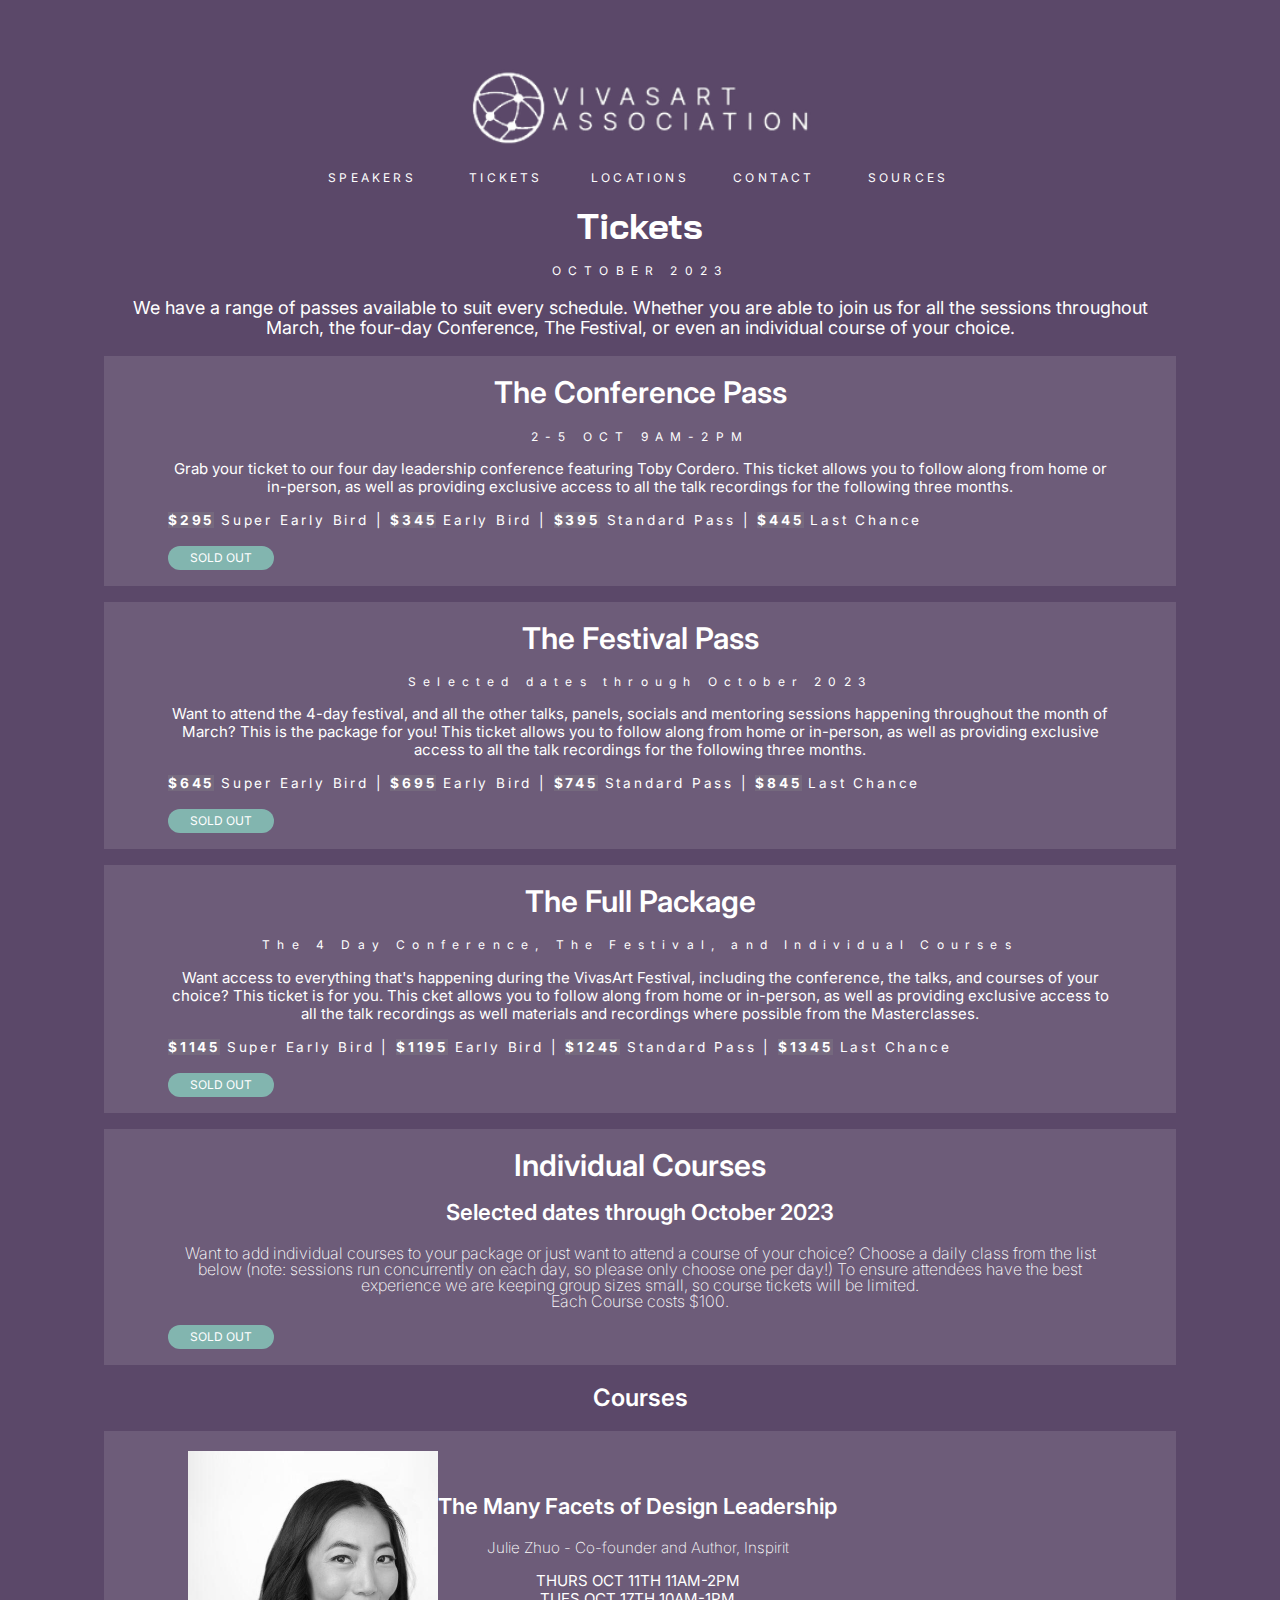
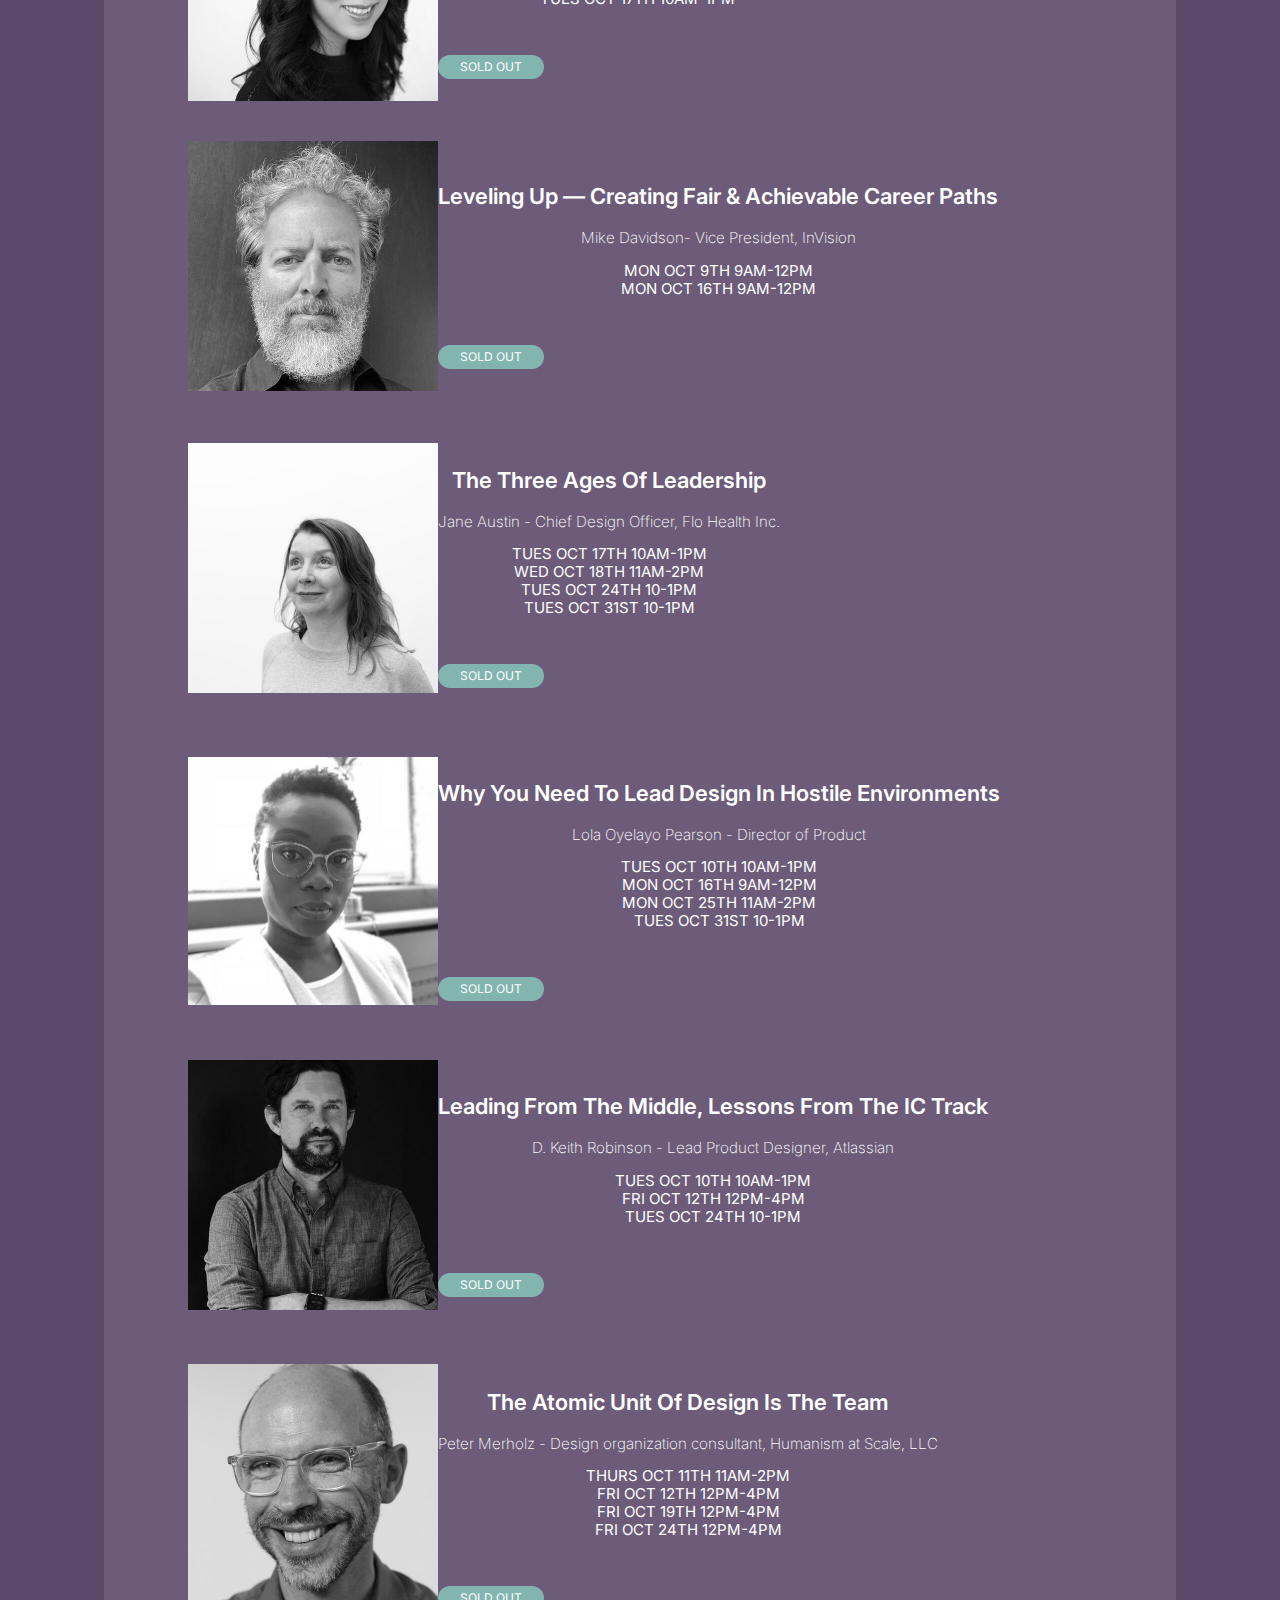
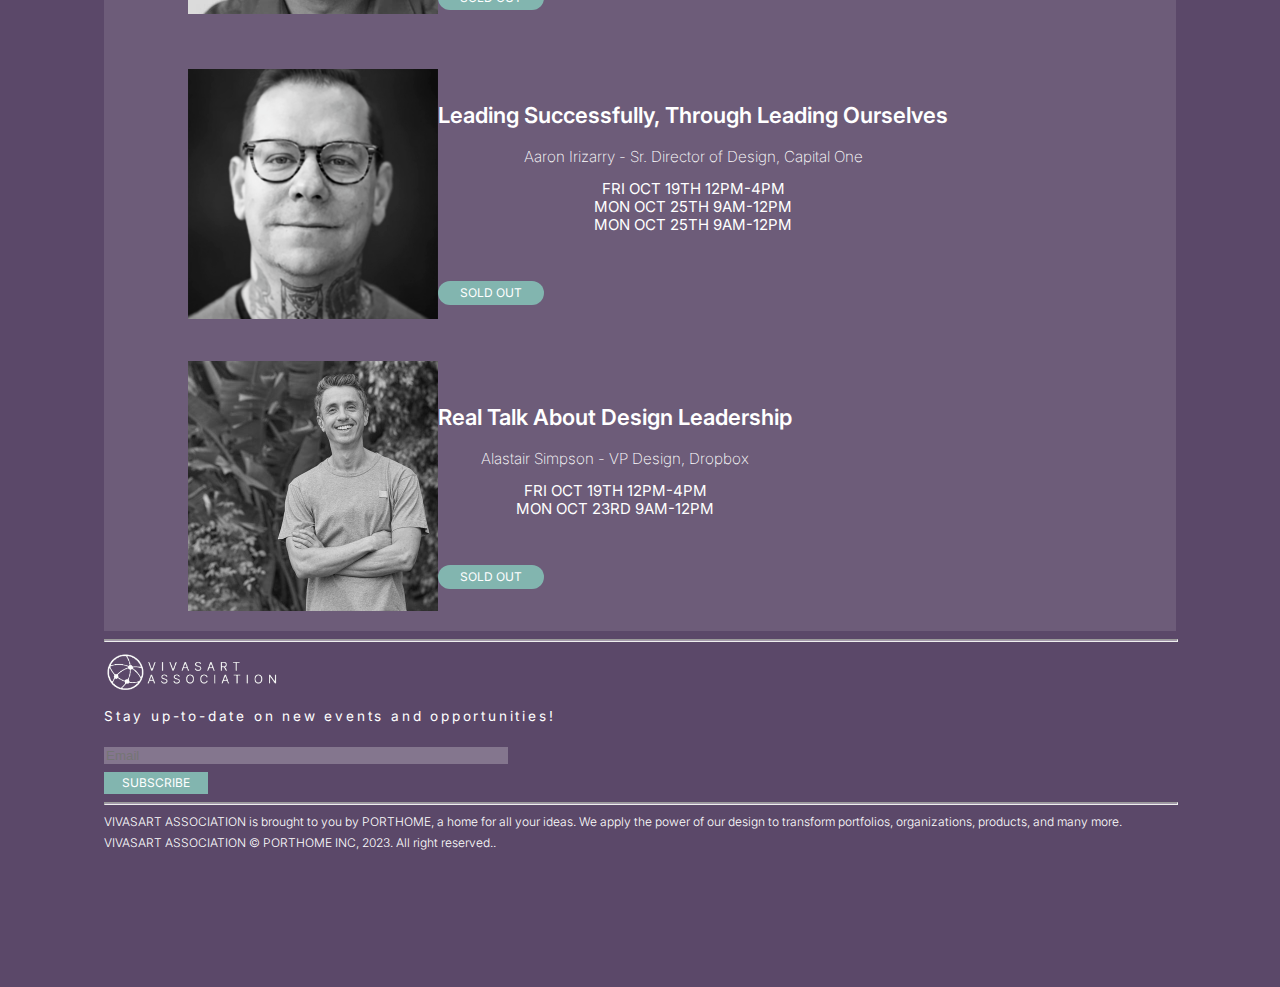
<file: tickets.html>
<!DOCTYPE HTML>
<html lang="en">
    <head> 
        <title>VIVASART DESIGN FESTIVAL | TICKETS</title>
		<meta charset="utf-8" />
		<meta name="color-scheme" content="light only" />
		<meta name="description" content="VIVASART DESIGN FESTIVAL" />
		<meta property="og:type" content="website" />
		<link href="https://fonts.googleapis.com/css2?display=swap&family=Inter:ital,wght@0,300;0,400;0,500;0,600;1,300;1,400;1,500;1,600&family=Bai+Jamjuree:ital,wght@0,700;1,700" rel="stylesheet" type="text/css" />
		<link rel="stylesheet" href="style.css" />
    </head>
    <body>
        <div id="wrapper">
            <div id="main">
                <div class="inner">
                    <div id="container1" class="style3 container default full">
                        <div class="wrapper">
                            <div class="inner">
                                <div>
                                    <a href="home.html" class="frame"><img src="images/image01.png" width="349" height="85"/></a>
                                    <ul id="buttons01" class="style1 buttons">
                                     <li>
                                        <a href="speakers.html" class="button n01">speakers</a>
                                     </li><li>
										<a href="tickets.html" class="button n01">tickets</a>
									</li><li>
										<a href="location.html" class="button n01">locations</a>
									</li><li>
										<a href="contact.html" class="button n01">contact</a>
									</li><li>
										<a href="sources.html" class="button n01">Sources</a>
									</li>
                                    </ul>
                                </div>
                            </div>
                        </div>
                    </div>
                    <div id="container02" class="style3 container default full">
						<div class="wrapper">
							<div class="inner">
								<h1 id="text01" class="style7">Tickets</h1>
								<p id="text01" class="style3">OCTOBER 2023</p>
								
								<p id="text01" class="style6">We have a range of passes available to suit every schedule. Whether you are able to join us for all the sessions throughout March, the four-day Conference, The Festival, or even an individual course of your choice.</p>
							</div>
						</div>
					</div>
					<div id="container01" class="container default full">
						<div class="wrapper">
							<div class="inner">
								<h2 id="text01" class="style11">The Conference Pass</h2>
								<p id="text04">2-5 OCT 9AM-2PM</p>
								<p id="text01" class="style12">Grab your ticket to our four day leadership conference featuring Toby Cordero. This ticket allows you to follow along from home or in-person, as well as providing exclusive access to all the talk recordings for the following three months.</p>
								<p id="text06"><strong><mark>$295</mark></strong> Super Early Bird | <strong><mark>$345</mark></strong> Early Bird | <strong><mark>$395</mark></strong> Standard Pass | <strong><mark>$445</mark></strong> Last Chance</p>
								<ul id="buttons01" class="style4 buttons">
									<li>
										<a href="#" class="button n01">Sold Out</a>
									</li>
								</ul>
							</div>
						</div>
					</div>
					<a href="https://www.ted.com/talks/julian_treasure_how_to_speak_so_that_people_want_to_listen" style="color:rgba(0, 0, 0, 0)">LAYOUT</a>
					<div id="container01" class="container default full">
						<div class="wrapper">
							<div class="inner">
								<h2 id="text01" class="style11">The Festival Pass</h2>
								<p id="text04">Selected dates through October 2023</p>
								<p id="text01" class="style12">Want to attend the 4-day festival, and all the other talks, panels, socials and mentoring sessions happening throughout the month of March? This is the package for you! This ticket allows you to follow along from home or in-person, as well as providing exclusive access to all the talk recordings for the following three months.</p>
								<p id="text06"><strong><mark>$645</mark></strong> Super Early Bird | <strong><mark>$695</mark></strong> Early Bird | <strong><mark>$745</mark></strong> Standard Pass | <strong><mark>$845</mark></strong> Last Chance</p>
								<ul id="buttons15" class="style4 buttons">
									<li>
										<a href="#" class="button n01">Sold Out</a>
									</li>
								</ul>
							</div>
						</div>
					</div>
					<a href="https://www.ted.com/talks/julian_treasure_how_to_speak_so_that_people_want_to_listen" style="color:rgba(0, 0, 0, 0)">LAYOUT</a>
					<div id="container01" class="container default full">
						<div class="wrapper">
							<div class="inner">
								<h2 id="text01" class="style11">The Full Package</h2>
								<p id="text04">The 4 Day Conference, The Festival, and Individual Courses</p>
								<p id="text01" class="style12">Want access to everything that's happening during the VivasArt Festival, including the conference, the talks, and courses of your choice? This ticket is for you. This cket allows you to follow along from home or in-person, as well as providing exclusive access to all the talk recordings as well materials and recordings where possible from the Masterclasses.</p>
								<p id="text06"><strong><mark>$1145</mark></strong> Super Early Bird | <strong><mark>$1195</mark></strong> Early Bird | <strong><mark>$1245</mark></strong> Standard Pass | <strong><mark>$1345</mark></strong> Last Chance</p>
								<ul id="buttons01" class="style4 buttons">
									<li>
										<a href="#" class="button n01">Sold Out</a>
									</li>
								</ul>
							</div>
						</div>
					</div>
					<a href="https://www.ted.com/talks/julian_treasure_how_to_speak_so_that_people_want_to_listen" style="color:rgba(0, 0, 0, 0)">LAYOUT</a>
					<div id="container01" class=" container default full">
						<div class="wrapper">
							<div class="inner">
								<h2 id="text21" class="style11">Individual Courses</h2>
								<p id="text07">Selected dates through October 2023</p>
								<p id="text11" class="style12"><span class="p">Want to add individual courses to your package or just want to attend a course of your choice? Choose a daily class from the list below (note: sessions run concurrently on each day, so please only choose one per day!) To ensure attendees have the best experience we are keeping group sizes small, so course tickets will be limited.</span><span class="p">Each Course costs $100.</span></p>
								<ul id="buttons08" class="style4 buttons">
									<li>
										<a href="#" class="button n01">Sold Out</a>
									</li>
								</ul>
							</div>
						</div>
					</div>
					<p id="text09">Courses</p>
					<div id="container01" class="style5 container columns full">
						<div class="wrapper">
							<div class="inner">
								<div>
									<div id="image06" class="image" data-position="center">
										<span class="frame"><img src="images/image06.jpg" alt="" /></span>

									</div>
								</div>
								<div>
									<a href="https://www.ted.com/talks/julian_treasure_how_to_speak_so_that_people_want_to_listen" style="color:rgba(0, 0, 0, 0)">LAYOUT</a>
									<p id="text07">The Many Facets of Design Leadership</p>
									<p id="text08">Julie Zhuo - Co-founder and Author, Inspirit</p>
									<p id="text01" class="style12"><span class="p">THURS OCT 11TH 11AM-2PM<br />TUES OCT 17TH 10AM-1PM</span></p>
									<a href="https://www.ted.com/talks/julian_treasure_how_to_speak_so_that_people_want_to_listen" style="color:rgba(0, 0, 0, 0)">LAYOUT</a>
									<ul id="buttons03" class="style4 buttons">
										<li>
											<a href="#" class="button n01">Sold Out</a>
										</li>
									</ul>
								</div>
							</div>
						</div>
					</div>
					<div id="container01" class="style5 container columns full">
						<div class="wrapper">
							<div class="inner">
								<div>
									<div id="image13" class="image" data-position="center">
										<span class="frame"><img src="images/image13.jpg" alt="" /></span>
									</div>
								</div>
								<div>
									<a href="https://www.ted.com/talks/julian_treasure_how_to_speak_so_that_people_want_to_listen" style="color:rgba(0, 0, 0, 0)">LAYOUT</a>
									<p id="text07">Leveling Up — Creating Fair & Achievable Career Paths</p>
									<p id="text08">Mike Davidson- Vice President, InVision</p>
									<p id="text01" class="style12"><span class="p">MON OCT 9TH 9AM-12PM<br />MON OCT 16TH 9AM-12PM</span></p>
									<a href="https://www.ted.com/talks/julian_treasure_how_to_speak_so_that_people_want_to_listen" style="color:rgba(0, 0, 0, 0)">LAYOUT</a>
									<ul id="buttons10" class="style4 buttons">
										<li>
											<a href="#" class="button n01">Sold Out</a>
										</li>
									</ul>
								</div>
							</div>
						</div>
					</div>
					<div id="container01" class="style5 container columns full">
						<div class="wrapper">
							<div class="inner">
								<div>
									<div id="image07" class="image" data-position="center">
										<span class="frame"><img src="images/image07.jpg" alt="" /></span>
									</div>
								</div>
								<div>
									<a href="https://www.ted.com/talks/julian_treasure_how_to_speak_so_that_people_want_to_listen" style="color:rgba(0, 0, 0, 0)">LAYOUT</a>
									<p id="text07">The Three Ages Of Leadership</p>
									<p id="text08">Jane Austin - Chief Design Officer, Flo Health Inc.</p>
									<p id="text01" class="style12"><span class="p">TUES OCT 17TH 10AM-1PM<br />WED OCT 18TH 11AM-2PM<br />TUES OCT 24TH 10-1PM<br />TUES OCT 31ST 10-1PM</span></p>
									<a href="https://www.ted.com/talks/julian_treasure_how_to_speak_so_that_people_want_to_listen" style="color:rgba(0, 0, 0, 0)">LAYOUT</a>
									<ul id="buttons09" class="style4 buttons">
										<li>
											<a href="#" class="button n01">Sold Out</a>
										</li>
									</ul>
								</div>
							</div>
						</div>
					</div>

					<div id="container01" class="style5 container columns full">
						<div class="wrapper">
							<div class="inner">
								<div>
									<div id="image08" class="image" data-position="center">
										<span class="frame"><img src="images/image08.jpg" alt="" /></span>
									</div>
								</div>
								<div>
									<a href="https://www.ted.com/talks/julian_treasure_how_to_speak_so_that_people_want_to_listen" style="color:rgba(0, 0, 0, 0)">LAYOUT</a>
									<p id="text07">Why You Need To Lead Design In Hostile Environments</p>
									<p id="text08">Lola Oyelayo Pearson - Director of Product</p>
									<p id="text01" class="style12"><span class="p">TUES OCT 10TH 10AM-1PM<br />MON OCT 16TH 9AM-12PM<br />MON OCT 25TH 11AM-2PM<br />TUES OCT 31ST 10-1PM</span></p>
									<a href="https://www.ted.com/talks/julian_treasure_how_to_speak_so_that_people_want_to_listen" style="color:rgba(0, 0, 0, 0)">LAYOUT</a>
									<ul id="buttons011" class="style4 buttons">
										<li>
											<a href="#" class="button n01">Sold Out</a>
										</li>
									</ul>
								</div>
							</div>
						</div>
					</div>
					<div id="container01" class="style5 container columns full">
						<div class="wrapper">
							<div class="inner">
								<div>
									<div id="image09" class="image" data-position="center">
										<span class="frame"><img src="images/image09.jpg" alt="" /></span>
									</div>
								</div>
								<div>
									<a href="https://www.ted.com/talks/julian_treasure_how_to_speak_so_that_people_want_to_listen" style="color:rgba(0, 0, 0, 0)">LAYOUT</a>
									<p id="text07">Leading From The Middle, Lessons From The IC Track</p>
									<p id="text08">D. Keith Robinson - Lead Product Designer, Atlassian</p>
									<p id="text01" class="style12"><span class="p">TUES OCT 10TH 10AM-1PM<br />FRI OCT 12TH 12PM-4PM<br />TUES OCT 24TH 10-1PM</span></p>
									<a href="https://www.ted.com/talks/julian_treasure_how_to_speak_so_that_people_want_to_listen" style="color:rgba(0, 0, 0, 0)">LAYOUT</a>
									<ul id="buttons12" class="style4 buttons">
										<li>
											<a href="#" class="button n01">Sold Out</a>
										</li>
									</ul>
								</div>
							</div>
						</div>
					</div>
					<div id="container01" class="style5 container columns full">
						<div class="wrapper">
							<div class="inner">
								<div>
									<div id="image10" class="image" data-position="center">
										<span class="frame"><img src="images/image10.jpg" alt="" /></span>
									</div>
								</div>
								<div>
									<a href="https://www.ted.com/talks/julian_treasure_how_to_speak_so_that_people_want_to_listen" style="color:rgba(0, 0, 0, 0)">LAYOUT</a>
									<p id="text07">The Atomic Unit Of Design Is The Team</p>
									<p id="text08">Peter Merholz - Design organization consultant, Humanism at Scale, LLC</p>
									<p id="text01" class="style12"><span class="p">THURS OCT 11TH 11AM-2PM<br />FRI OCT 12TH 12PM-4PM<br />FRI OCT 19TH 12PM-4PM<br />FRI OCT 24TH 12PM-4PM</span></p>
									<a href="https://www.ted.com/talks/julian_treasure_how_to_speak_so_that_people_want_to_listen" style="color:rgba(0, 0, 0, 0)">LAYOUT</a>
									<ul id="buttons01" class="style4 buttons">
										<li>
											<a href="#" class="button n01">Sold Out</a>
										</li>
									</ul>
								</div>
							</div>
						</div>
					</div>
					<div id="container01" class="style5 container columns full">
						<div class="wrapper">
							<div class="inner">
								<div>
									<div id="image05" class="image" data-position="center">
										<span class="frame"><img src="images/image05.png" alt="" /></span>
									</div>
								</div>
								<div>
									<a href="https://www.ted.com/talks/julian_treasure_how_to_speak_so_that_people_want_to_listen" style="color:rgba(0, 0, 0, 0)">LAYOUT</a>
									<p id="text07">Leading Successfully, Through Leading Ourselves</p>
									<p id="text08">Aaron Irizarry - Sr. Director of Design, Capital One</p>
									<p id="text01" class="style12"><span class="p">FRI OCT 19TH 12PM-4PM<br />MON OCT 25TH 9AM-12PM<br />MON OCT 25TH 9AM-12PM</span></p>
									<a href="https://www.ted.com/talks/julian_treasure_how_to_speak_so_that_people_want_to_listen" style="color:rgba(0, 0, 0, 0)">LAYOUT</a>
									<ul id="buttons01" class="style4 buttons">
										<li>
											<a href="#" class="button n01">Sold Out</a>
										</li>
									</ul>
								</div>
							</div>
						</div>
					</div>
					<div id="container01" class="style5 container columns full">
						<div class="wrapper">
							<div class="inner">
								<div>
									<div id="image12" class="image" data-position="center">
										<span class="frame"><img src="images/image12.jpg" alt="" /></span>
									</div>
								</div>
								<div>
									<a href="https://www.ted.com/talks/julian_treasure_how_to_speak_so_that_people_want_to_listen" style="color:rgba(0, 0, 0, 0)">LAYOUT</a>
									<p id="text07">Real Talk About Design Leadership</p>
									<p id="text08">Alastair Simpson - VP Design, Dropbox</p>
									<p id="text01" class="style12"><span class="p">FRI OCT 19TH 12PM-4PM<br />MON OCT 23RD 9AM-12PM</span></p>
									<a href="https://www.ted.com/talks/julian_treasure_how_to_speak_so_that_people_want_to_listen" style="color:rgba(0, 0, 0, 0)">LAYOUT</a>
									<ul id="buttons01" class="style4 buttons">
										<li>
											<a href="#" class="button n01">Sold Out</a>
										</li>
									</ul>
								</div>
							</div>
						</div>
					</div>
					<div id="container1" class="style3 container default full">
                        <div class="wrapper">
                            <div class="inner">
                                <hr id="divider01" class="full">
                                <div id="image02" class="image" data-position="center">
                                    <span class="frame"><img src="images/image02.png" width="269" height="43"></span>
                                </div>
                                <p id="text06" class="style8">Stay up-to-date on new events and opportunities!</p>
                                <form id="form01" method="post">
									<div class="inner">
										<div class="field">
											<input type="email" name="email" id="form01-email" placeholder="Email" maxlength="128" required />
										</div>
										<div class="actions">
											<button type="submit">Subscribe</button>
										</div>
									</div>
									<input type="hidden" name="id" value="form01" />
								</form>
								<hr id="divider01" class="full">
								<p id="text01" class="style9">VIVASART ASSOCIATION is brought to you by PORTHOME, a home for all your ideas. We apply the power of our design to transform portfolios, organizations, products, and many more.</p>
								<p id="text01" class="style9">VIVASART ASSOCIATION © PORTHOME INC, 2023. All right reserved..</p>
                                </div>
                            </div>
                        </div>
                    </div>
				</div>
			</div>
		</div>
	</body>
</html>
</file>
<file: stylesplash.css>
body {
	line-height: 1.0;
	background-image: url('https://talkstar-photos.s3.amazonaws.com/uploads/46964e3c-1231-42b7-9288-671ff9fdde2e/JulianTreasure_2013U-embed.jpg');
background-repeat: no-repeat;
background-attachment: fixed;
background-size: 100% 100%;
color: #FFFFFF;
}

html {
	font-size: 18pt;
	margin:0;
	padding:0;
	border:0;
	font-size:100%;
	font:inherit;
}

ul {
	list-style:none;
}

code {
	background-color: rgba(144,144,144,0.25);
	border-radius: 4px;
	font-family: 'Lucida Console', 'Courier New', monospace;
	font-size: 0.9em;
	font-weight: normal;
	letter-spacing: 0;
	margin: 0 14.4px;
	padding: 14.4px 8px;
	text-indent: 0;
}

a {
	color: inherit;
	text-decoration: underline;
}

:root {
	--background-height: 100vh;
	--viewport-height: 100vh;
}

h1, h2, h3, p {
	direction: left;
	position: relative;
}

h1.style1, h2.style1, h3.style1, p.style1 {
	color: #FFFFFF;
	font-family: 'Inter', sans-serif;
	letter-spacing: 6.4px;
	font-size: 16px;
	line-height: 1.5;
	font-weight: 400;
	margin-top: -16px;
}

h1.style2, h2.style2, h3.style2, p.style2 {
	color: #FFFFFF;
	font-family: 'Inter', sans-serif;
	font-size: 16px;
	line-height: 1;
	font-weight: 400;
}

.container {
	position: relative;
}

.container > .wrapper {
	vertical-align: top;
	position: relative;
	max-width: 100%;
	border-radius: inherit;
}

.container > .wrapper > .inner {
	vertical-align: top;
	position: relative;
	max-width: 100%;
	border-radius: inherit;
	text-align: center;
} 

.container.style1 {
	display: flex;
	width: 100%;
	align-items: center;
	justify-content: center;
	background-color: transparent;
}

#wrapper {
	align-items: center;
	display: flex;
	flex-direction: column;
	position: center;
	padding: 96px 96px 96px 96px;
}

#main {
	--alignment: center;
	--flex-alignment: center;
	--indent-left: 1;
	--indent-right: 1;
	align-items: center;
	display: flex;
	justify-content: center;
	max-width: 100%;
	position: relative;
	text-align: center;
	z-index: 1;
	background-color: transparent;
}

#main > .inner {
	--padding-horizontal: 0px;
	--padding-vertical: 0px;
	--spacing: 0px;
	--width: 1296px;
	max-width: 100%;
	position: center;
	width: 1200px;
}

.image {
	display: block;
	line-height: 0;
	max-width: 100%;
	position: center;
}

.image .frame {
	display: inline-block;
	vertical-align: top;
}

.image .frame img {
	vertical-align: top;
	width: inherit;
}

.image.full .frame {
	display: block;
}

#image011 img {
	height: 100%;
	object-fit: cover;
	object-position: center;
	width: 100%;
}

#container01 {
	--alignment: center;
	--flex-alignment: center;
	--indent-left: 1;
	--indent-right: 1;
	display: center;
	width: 100%;
	align-items: center;
	justify-content: center;
	background-color: transparent;
}

#container01 > .wrapper {
	max-width: 100%;
	width: 100%;
}

#container01 > .wrapper > .inner {
	--gutters: 32px;
	--padding-horizontal: 64px;
	--padding-vertical: 10px;
	--spacing: 20px;
}

#text02 {
	color: #FFFFFF;
	font-family: 'Inter', sans-serif;
	font-size: 112px;
	line-height: 1;
	font-weight: 400;
}

.buttons {
	cursor: default;
	display: flex;
	justify-content: center;
	letter-spacing: 0;
	padding: 0;
}

.buttons li {
	max-width: 100%;
}

.buttons li a {
	align-items: center;
	justify-content: center;
	max-width: 100%;
	text-align: center;
	text-decoration: none;
	vertical-align: middle;
	white-space: nowrap;
}

#buttons01 {
	gap: 12px;
	flex-direction: row;
	flex-wrap: wrap;
}

#buttons01 .button {
	color: #FFFFFF;
	border: solid 3px #FFFFFF;
}

#buttons01 li a {
	display: inline-block;
	width: 144px;
	height: 30px;
	line-height: 30px;
	padding: 0 7.5px;
	vertical-align: middle;
	font-family:'Inter', sans-serif;
	font-size: 16px;
	font-weight: 400;
	border-radius: 18px;
	direction: left;
}
</file>
<file: style.css>
body {
	line-height: 1.0;
	min-width: 320px;
	font-size:100%;
	display: block;
	position: center;
	background-color:#5b4869;
	line-height: 1.0;
	min-width: 320px;
	overflow-y: scroll;
	margin-top: -32px;
}

html {
	font-size: 18pt;
	margin:0;
	padding:0;
	border:0;
	font-size:100%;
	font:inherit;
}

u {
	text-decoration: underline;
}

code {
	background-color: rgba(144,144,144,0.25);
	border-radius: 4px;
	font-family: 'Lucida Console', 'Courier New', monospace;
	font-size: 14.4px;
	font-weight: normal;
	letter-spacing: 0;
	margin: 0 4px;
	padding: 4px 8px;
	text-indent: 0;
}

mark {
	background-color: rgba(144,144,144,0.25);
	color: white;
	
}

strong {
	color: inherit;
	font-weight: bolder;
}

ul {
	list-style:none;
}

a {
	color: inherit;
	text-decoration: underline;
}

:root {
	--background-height: 100vh;
	--viewport-height: 100vh;
}

form {
	display: flex;
	justify-content: left;
}

form .inner {
	display: flex;
	flex-direction: column;
	flex-wrap: wrap;
	max-width: 100%;
}

form label {
	display: block;
}

form .field button {
	align-items: center;
	background-color: transparent;
	border: 0;
	cursor: pointer;
	display: flex;
	justify-content: center;
}

form input[type="text"], form input[type="email"],form textarea, form .file {
	background-color: transparent;
	border: 0;
	display: block;
	outline: 0;
	width: 100%;
}

form textarea {
	height:160px;
	line-height: normal;
}

form select {
	background-repeat: no-repeat;
	background-size: 16px;
}

form select option {
	background-color: white;
	color: black;
}

form input[type="checkbox"] {
	display: block;
	float: left;
	margin-right: -16px;
	opacity: 0;
	width: 16px;
	z-index: -1;
}

form input[type="checkbox"] + label {
	align-items: center;
	display: inline-flex;
	line-height: 1.6;
	text-align: left;
}

form .number > button {
	position: absolute;
}

form .file > button {
	position: absolute;
}

form .file > input[type="file"] {
	cursor: pointer;
	height: 100%;
	left: 0;
	opacity: 0;
	position: absolute;
	top: 0;
	width: 100%;
}

form .actions button {
	align-items: center;
	background-color: transparent;
	border: 0;
	cursor: pointer;
	display: inline-flex;
	justify-content: center;
	max-width: 100%;
	text-align: center;
	vertical-align: middle;
	white-space: nowrap;
}

.links {
	display: flex;
	justify-content: inline;
	letter-spacing: 0;
	line-height: 1.5;
	padding: 0;
}

.links li {
	position: relative;
}

.links li a {
	direction: left;
	display: block;
}

h1, h2, h3, p {
	direction: center;
	position: relative;
}

h1 span.p, h2 span.p, h3 span.p, p span.p {
	display: block;
	position: relative;
}

h1.style3, h2.style3, h3.style3, p.style3 {
	text-align: center;
	color: #FFFFFF;
	font-family: 'Inter', sans-serif;
	letter-spacing: 7.2px;
	font-size: 12px;
	line-height: 1.375;
	font-weight: 400;
}

h1.style6, h2.style6, h3.style6, p.style6 {
	color: #FFFFFF;
	font-family: 'Inter', sans-serif;
	font-size: 18px;
	line-height: 1.125;
	font-weight: 400;
}

h1.style7, h2.style7, h3.style7, p.style7 {
	color: #FFFFFF;
	font-family: 'Bai Jamjuree', sans-serif;
	font-size: 36px;
	line-height: 0.75;
	font-weight: 700;
	text-align: center;
}

h1.style8, h2.style8, h3.style8, p.style8 {
	text-align: center;
	color: #A1E3DB;
	font-family: 'Inter', sans-serif;
	font-size: 14px;
	line-height: 0.75;
	font-weight: 500;
}

h1.style9, h2.style9, h3.style9, p.style9 {
	text-align: left;
	color: #FFFFFF;
	font-family: 'Inter', sans-serif;
	font-size: 12px;
	line-height: 0.75;
	font-weight: 300;
}

h1.style10, h2.style10, h3.style10, p.style10 {
	color: #FFFFFF;
	font-family: 'Inter', sans-serif;
	font-size: 24px;
	line-height: 1.125;
	font-weight: 600;
}

h1.style11, h2.style11, h3.style11, p.style11 {
	text-align: center;
	color: #FFFFFF;
	font-family: 'Inter', sans-serif;
	font-size: 30px;
	line-height: 0.75;
	font-weight: 600;
}

h1.style12, h2.style12, h3.style12, p.style12 {
	text-align: center;
	color: #FFFFFF;
	font-family: 'Inter', sans-serif;
	font-size: 15px;
	line-height: 1.2;
	font-weight: 400;
}

.container {
	position: relative;
}

.container > .wrapper {
	vertical-align: top;
	position: relative;
	max-width: 100%;
	border-radius: inherit;
}

.container > .wrapper > .inner {
	vertical-align: top;
	position: relative;
	max-width: 100%;
	border-radius: inherit;
	text-align: center;
} 

.container.style1 {
	display: flex;
	width: 100%;
	align-items: center;
	justify-content: center;
	background-color: transparent;
	margin: 48px;
} 

.container.style1 > .wrapper > .inner {
	--gutters: 48px;
	--padding-horizontal: 16px;
	--padding-vertical: 10px;
	--spacing: 4px;
}

.container.style1 > .wrapper {
	max-width: 100%;
	width: 100%;
}

.container.style1.columns > .wrapper > .inner {
	flex-wrap: wrap;
	display: center;
	align-items: center;
}

.container.style2 {
	display: flex;
	width: 100%;
	align-items: center;
	justify-content: center;
	background-color: rgba(255,255,255,0.11);
}

.container.style5 {
	--alignment: center;
	--flex-alignment: center;
	--indent-left: 1;
	--indent-right: 1;
	display: center;
	width: 100%;
	align-items: center;
	justify-content: center;
	background-color: rgba(255,255,255,0.11);
}

.container.style5 > .wrapper > .inner {
	--gutters: 10px;
	margin: 20px;
	--padding-horizontal: 40px;
	--padding-vertical: 26px;
	--spacing: 4px;
}

.container.style5 > .wrapper {
	max-width: 945px;
	width: 100%;
}

.container.style5.columns > .wrapper > .inner {
	flex-wrap: wrap;
	display: flex;
	align-items: flex-start;
}

.container.style5.columns > .wrapper > .inner > .full {
	align-self: stretch;
}

.image {
	display: block;
	line-height: 0;
	max-width: 100%;
	position: relative;
}

.image .frame {
	display: inline-block;
	overflow: hidden;
	vertical-align: top;
}

.image .frame img {
	vertical-align: top;
	width: inherit;
}

.image.full .frame {
	display: block;
}

.buttons {
	display: flex;
	justify-content: center;
	letter-spacing: 0;
	padding: 0;
}

.buttons li {
	max-width: 100%;
}

.buttons li a {
	align-items: center;
	justify-content: center;
	max-width: 100%;
	text-align: center;
	text-decoration: none;
	vertical-align: middle;
	white-space: nowrap;
}

.buttons.style1 {
	justify-content: center;
	gap: 12px;
	flex-direction: row;
	flex-wrap: wrap;
}

.buttons.style1 li a {
	display: inline-block;
	width: 112px;
	height: 20px;
	line-height: 20px;
	padding: 0 5px;
	vertical-align: middle;
	text-transform: uppercase;
	font-family: 'Inter', sans-serif;
	letter-spacing: 3.2px;
	font-size: 12px;
	font-weight: 400;
	border-radius: 40px;
}

.buttons.style1 .button {
	background-color: transparent;
	color: #FFFFFF;
}

.buttons.style3 {
	justify-content: center;
	gap: 12px;
	flex-direction: row;
	flex-wrap: wrap;
}

.buttons.style2 {
	justify-content: center;
	gap: 12px;
	flex-direction: row;
	flex-wrap: wrap;
}

.buttons.style2 .button {
	background-color: #82B5AF;
	color: #FFFFFF;
}

.buttons.style2 li a {
	display: inline-block;
	width: 112px;
	height: 32px;
	line-height: 32px;
	padding: 0 8px;
	vertical-align: middle;
	text-transform: uppercase;
	font-family: 'Inter', sans-serif;
	font-size: 18px;
	font-weight: 400;
	border-radius: 40px;
}

.buttons.style3 li a {
	display: inline-block;
	width: 208px;
	height: 24px;
	line-height: 2;
	padding: 0 6px;
	vertical-align: middle;
	text-transform: uppercase;
	font-family: 'Inter', sans-serif;
	letter-spacing: 3.2px;
	padding-left: calc(3.2px + 6px);
	font-size: 12px;
	font-weight: 400;
	border-radius: 40px;
}

.buttons.style3 .button {
	color: #FFFFFF;
	border: solid 3px #FFFFFF;
}

.buttons.style4 {
	justify-content: flex-start;
	gap: 12px;
	flex-direction: row;
	flex-wrap: wrap;
	display: center;
	margin-right: 48px;
}

.buttons.style4 li a {
	display: inline-block;
	width: 106px;
	height: 24px;
	line-height: 24px;
	padding: 0 0.0;
	vertical-align: middle;
	text-transform: uppercase;
	font-family: 'Inter', sans-serif;
	font-size: 12px;
	font-weight: 400;
	border-radius: 40px;
}

.buttons.style4 .button {
	background-color: #82B5AF;
	color: #FFFFFF;
}

#wrapper {
	align-items: center;
	display: flex;
	flex-direction: column;
	position: relative;
	z-index: 2;
	padding: 96px 96px 96px 96px;
}

#main {
	--alignment: center;
	--flex-alignment: center;
	--indent-left: 1;
	--indent-right: 1;
	align-items: center;
	display: flex;
	flex-grow: 0;
	flex-shrink: 0;
	justify-content: center;
	max-width: 100%;
	position: relative;
	text-align: center;
	z-index: 1;
	background-color: transparent;
}

#main > .inner {
	--padding-horizontal: 192px;
	--padding-vertical: 0px;
	--spacing: 0px;
	--width: 1296px;
	max-width: 100%;
	position: relative;
	width: 1200px;
	z-index: 1;
	padding: 20 20;
}

#links02 {
	justify-content: flex-start;
	gap: 8px;
	flex-direction: row;
	flex-wrap: wrap;
	font-family: 'Inter', sans-serif;
	font-size: 12px;
	font-weight: 400;
}

#links02 li a {
	color: #FFFFFF;
}

#image01 {
	text-align: left;
	object-fit: cover;
	object-position: left;
}

#image02 {
	text-align: left;
	object-fit: cover;
	object-position: center;
}

#image03 .frame {
	max-width: 100%;
	width: 742px;
}

#image03 img {
	height: 100%;
	object-fit: cover;
	object-position: center;
	width: 100%;
}

#image04 .frame {
	max-width: 100%;
	width: 742px;
}

#image04 img {
	height: 100%;
	object-fit: cover;
	object-position: center;
	width: 100%;
}

#image05 .frame {
	max-width: 100%;
	width: 250px;
}

#image05 img {
	height: 100%;
	object-fit: cover;
	object-position: center;
	width: 100%;
}

#image06 .frame {
	max-width: 100%;
	width: 250px;
}

#image06 img {
	height: 100%;
	object-fit: cover;
	object-position: center;
	width: 100;
}

#image07 .frame {
	max-width: 100%;
	width: 250px;
}

#image07 img {
	height: 100%;
	object-fit: cover;
	object-position: center;
	width: 100%;
}

#image08 .frame {
	max-width: 100%;
	width: 250px;
}

#image08 img {
	height: 100%;
	object-fit: cover;
	object-position: center;
	width: 100%;
}

#image09 .frame {
	max-width: 100%;
	width: 250px;
}

#image09 img {
	height: 100%;
	object-fit: cover;
	object-position: center;
	width: 100%;
}

#image10 .frame {
	max-width: 100%;
	width: 250px;
}

#image10 img {
	height: 100%;
	object-fit: cover;
	object-position: center;
	width: 100%;
}

#image12 .frame {
	max-width: 100%;
	width: 250px;
}

#image12 img {
	height: 100%;
	object-fit: cover;
	object-position: center;
	width: 100%;
}

#image13 .frame {
	max-width: 100%;
	width: 250px;
}

#image13 img {
	height: 100%;
	object-fit: cover;
	object-position: center;
	width: 100%;
}

#image19 .frame {
	max-width: 100%;
	width: 360px;
}

#image19 img {
	height: 100%;
	object-fit: cover;
	object-position: center;
	width: 100%;
}


#container01 {
	--alignment: center;
	--flex-alignment: center;
	--indent-left: 1;
	--indent-right: 1;
	display: flex;
	width: 100%;
	align-items: top;
	justify-content: center;
	background-color: rgba(255,255,255,0.11);
}

#container01 > .wrapper {
	max-width: 944px;
	width: 100%;
}

#container01 > .wrapper > .inner {
	--gutters: 10px;
	--padding-horizontal: 40px;
	--padding-vertical: 26px;
	--spacing: 4px;
}

#container01.columns > .wrapper > .inner {
	flex-wrap: wrap;
	display: flex;
	align-items: center;
}

#text02 {
	color: #FFFFFF;
	font-family: 'Bai Jamjuree', sans-serif;
	padding-left: calc(12px * var(--indent-left));
	padding-right: calc(12px * var(--indent-right));
	font-size: 28.8px;
	line-height: 0.75;
	font-weight: 700;
}

#text03 {
	text-align: center;
	color: #FFFFFF;
	font-family: 'Inter', sans-serif;
	font-size: 24px;
	line-height: 1.125;
	font-weight: 600;
}

#text033 {
	text-align: left;
	color: #FFFFFF;
	font-family: 'Inter', sans-serif;
	font-size: 24px;
	line-height: 1.125;
	font-weight: 600;
}

#text04 {
	text-align: center;
	color: #FFFFFF;
	font-family: 'Inter', sans-serif;
	letter-spacing: 7.2px;
	width: calc(100% + 7.2);
	font-size: 12px;
	line-height: 1.375;
	font-weight: 400;
}

#text05 {
	text-align: center;
	color: #FFFFFF;
	font-family: 'Inter', sans-serif;
	letter-spacing: 2.8px;
	width: calc(100% + 2.8px);
	font-size: 12px;
	line-height: 1.375;
	font-weight: 400;
}

#text06 {
	text-align: left;
	color: #FFFFFF;
	font-family: 'Inter', sans-serif;
	letter-spacing: 2.8px;
	width: calc(100% + 2.8px);
	font-size: 13.6px;
	line-height: 1.375;
	font-weight: 400;
}

#text066 {
	text-align: center;
	color: #FFFFFF;
	font-family: 'Inter', sans-serif;
	letter-spacing: 2.8px;
	width: calc(100% + 2.8px);
	font-size: 12px;
	line-height: 1.375;
	font-weight: 400;
}

#text07 {
	text-align: center;
	color: #FFFFFF;
	font-family: 'Inter', sans-serif;
	font-size: 22px;
	line-height: 1;
	font-weight: 600;
}

#text076 {
	text-align: center;
	color: #FFFFFF;
	font-family: 'Inter', sans-serif;
	font-size: 27px;
	line-height: 1;
	font-weight: 600;
}

#text077 {
	text-align: center;
	color: #FFFFFF;
	font-family: 'Inter', sans-serif;
	font-size: 48px;
	line-height: 1;
	font-weight: 600;
	margin-top: 16px;
	margin-bottom: -4.8px;
}

#text08 {
	text-align: center;
	color: #FFFFFF;
	font-family: 'Inter', sans-serif;
	font-size: 15.2px;
	line-height: 1.125;
	font-weight: 200;
}

#text09 {
	text-align: center;
	color: #FFFFFF;
	font-family: 'Inter', sans-serif;
	font-size: 24px;
	line-height: 0.75;
	font-weight: 600;
}

#text10 {
	text-align: center;
	color: #FFFFFF;
	font-family: 'Inter', sans-serif;
	font-size: 16px;
	line-height: 1;
	font-weight: 200;

}

#text11 {
	text-align: center;
	color: #FFFFFF;
	font-family: 'Inter', sans-serif;
	font-size: 16px;
	line-height: 1;
	font-weight: 200;

}

#text12 {
	text-align: center;
	color: #FFFFFF;
	font-family: 'Inter', sans-serif;
	font-size: 16px;
	line-height: 1;
	font-weight: 200;

}

#text13 {
	color: #FFFFFF;
	font-family: 'Inter', sans-serif;
	font-size: 14px;
	line-height: 1.125;
	font-weight: 200;
}

#text14 {
	text-align: center;
	color: #FFFFFF;
	font-family: 'Inter', sans-serif;
	font-size: 15.2px;
	line-height: 0.75;
	font-weight: 200;
}

#text15 {
	text-align: center;
	color: #FFFFFF;
	font-family: 'Inter', sans-serif;
	font-size: 15.2px;
	line-height: 1;
	font-weight: 200;
}

#divider01 {
	width: 100%;
	background-color: rgba(255,255,255,0.439);
	height: 1px;
	display: center;
}

#form01 {
	justify-content: flex-start;
	text-align: left;
	margin: 8px 0 0 0;
	max-width: 100%;
}

#form01 .inner > * {
	margin: 8px 0 0 0;
	max-width: 100%;
}

#form01 .inner {
	width: 400px;
}

#form01 label {
	margin: 4px 0 6px 0;
	font-size: 12px;
	line-height: 1.5;
	font-family: 'Bai Jamjuree', sans-serif;
	font-weight: 700;
	color: #FFFFFF;
}

#form01 .field button {
	background-size: 8.8px;
	height: 17.6px;
	line-height: 17.6px;
	width: 17.6px;
	border-radius: 0px;
	background-color: #82B5AF;
}

#form01 input[type="text"], #form01 input[type="email"] {
	color: #FFFFFF;
	background-color: rgba(255,255,255,0.251);
}

#form01 input[type="checkbox"]{
	color: #FFFFFF;
}

#form01 .actions button {
	display: inline-block;
	width: 104px;
	height: 22px;
	line-height: 22px;
	padding: 0 5.5px;
	text-transform: uppercase;
	font-size: 12px;
	font-family: 'Inter', sans-serif;
	font-weight: 400;
	border-radius: 0px;
	background-color: #82B5AF;
	color: #FFFFFF;
}

#form02 {
	justify-content: center;
	text-align: center;
}

#form02 .inner > * {
	margin: 8px 0 0 0;
	max-width: 100%;
}

#form02 .inner {
	width: 496px;
}

#form02 .field button {
	background-size: 140.8px;
	height: 17.6px;
	line-height: 17.6px;
	width: 17.6px;
	border-radius: 0px;
	background-color: #82B5AF;
}

#form02 input[type="text"], #form02 input[type="email"], #form02 textarea, #form02 select, #form02 input[type="checkbox"] + label, #form02 .file {
	font-size: 12px;
	font-family: 'Inter', sans-serif;
	font-weight: 400;
	border-radius: 0px;
}

#form02 input[type="text"], #form02 input[type="email"], #form02 textarea, #form02 select, #form02 .file {
	color: #FFFFFF;
	background-color: rgba(255,255,255,0.251);
}

#form02 input[type="checkbox"] + label {
	color: #FFFFFF;
}

#form02 input[type="text"], #form02 input[type="email"], #form02 select, #form02 .file {
	height: 22px;
	padding: 0 7.7px;
	line-height: 22px;
}

#form02 textarea {
	padding: 7.7px;
	height: 192px;
	line-height: 1;
	padding-top: 4.9px;
}

#form02 input[type="checkbox"] + label:before {
	border-radius: 0px;
	color: #FFFFFF;
	background-color: rgba(255,255,255,0.251);
	background-size:9.35px;
	height: 16.5px;
	width: 16.5px;
	margin-right: 14px;
}

#form02 .actions button {
	display: inline-block;
	width: 104px;
	height: 22px;
	line-height: 22px;
	padding: 0 5.5px;
	text-transform: uppercase;
	font-size: 12px;
	font-family: 'Inter', sans-serif;
	font-weight: 400;
	border-radius: 0px;
	direction: center;
	overflow: hidden;
	text-overflow: ellipsis;
	background-color: #82B5AF;
	color: #FFFFFF;
	position: relative;
}

#form02 ::-webkit-input-placeholder {
	color: #FFFFFF;
	opacity: 0.55;
}

#form02 :-moz-placeholder {
	color: #FFFFFF;
	opacity: 0.55;
}
</file>
